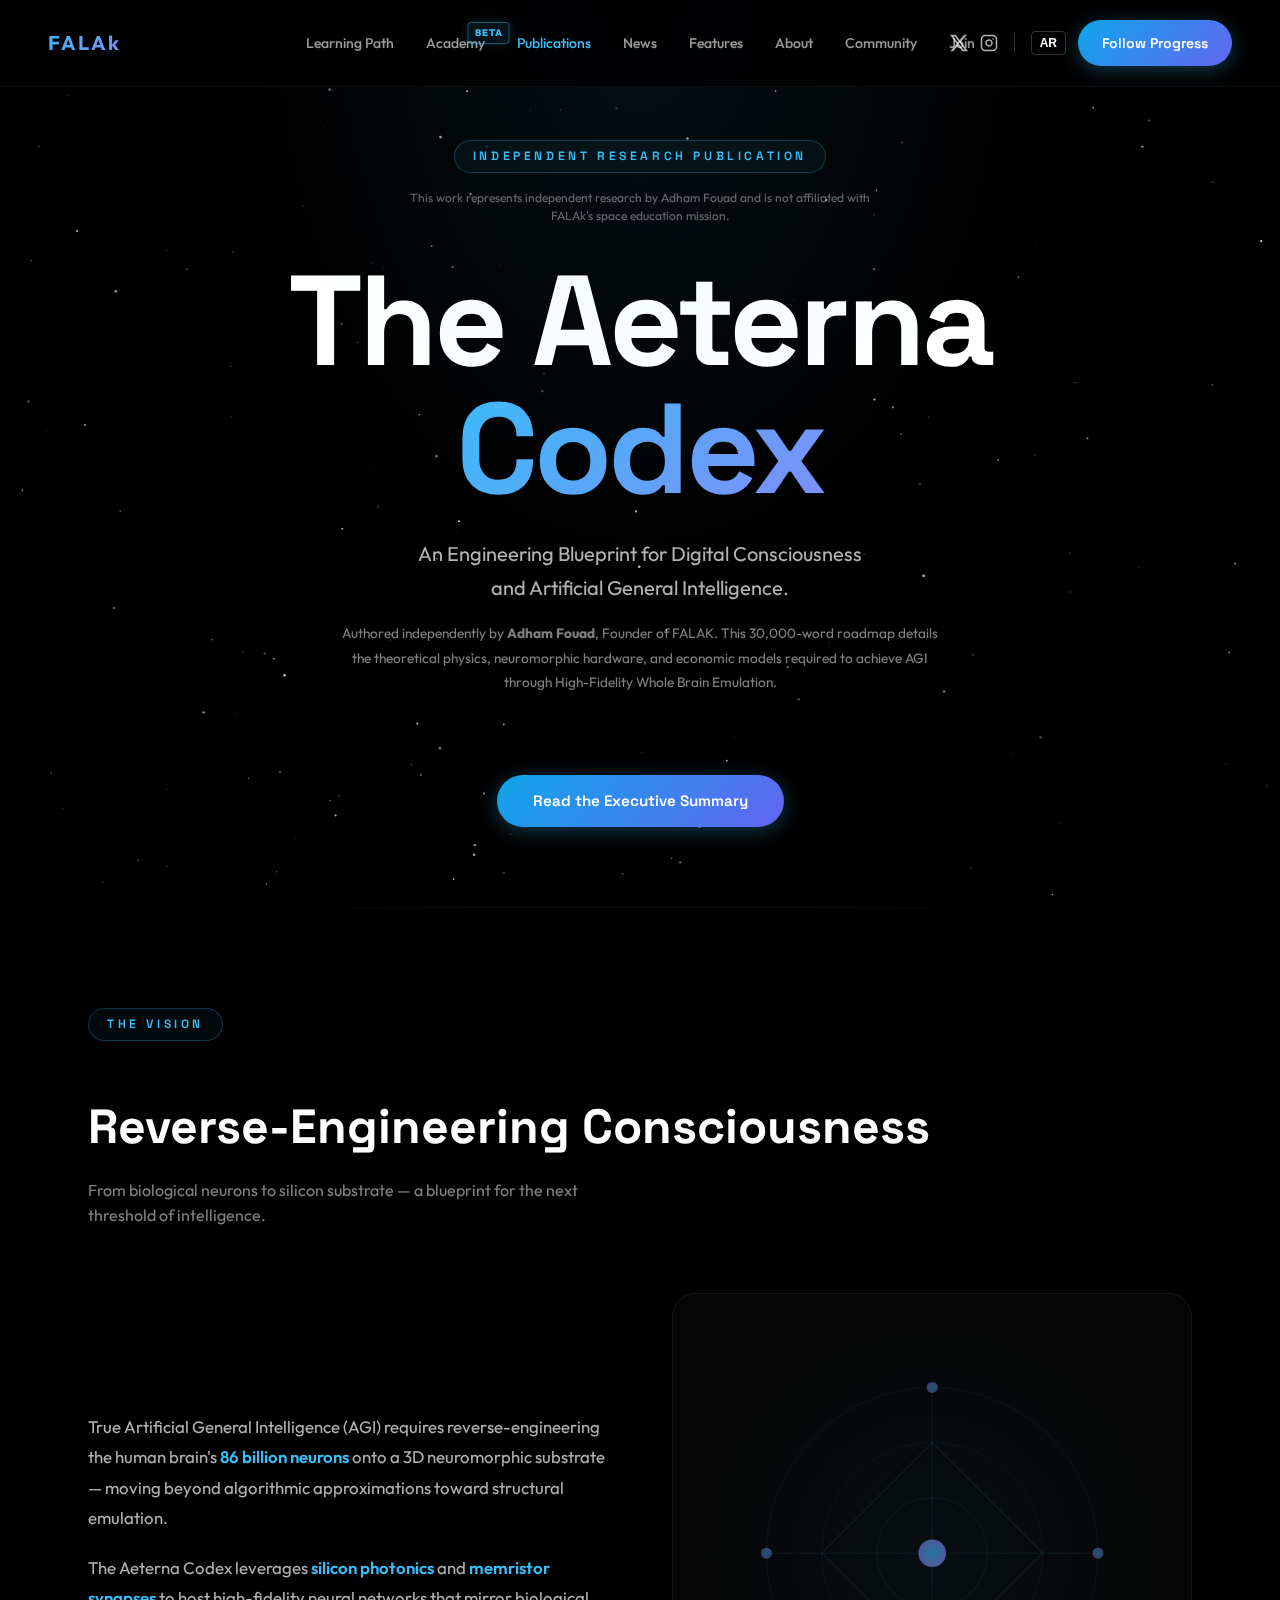
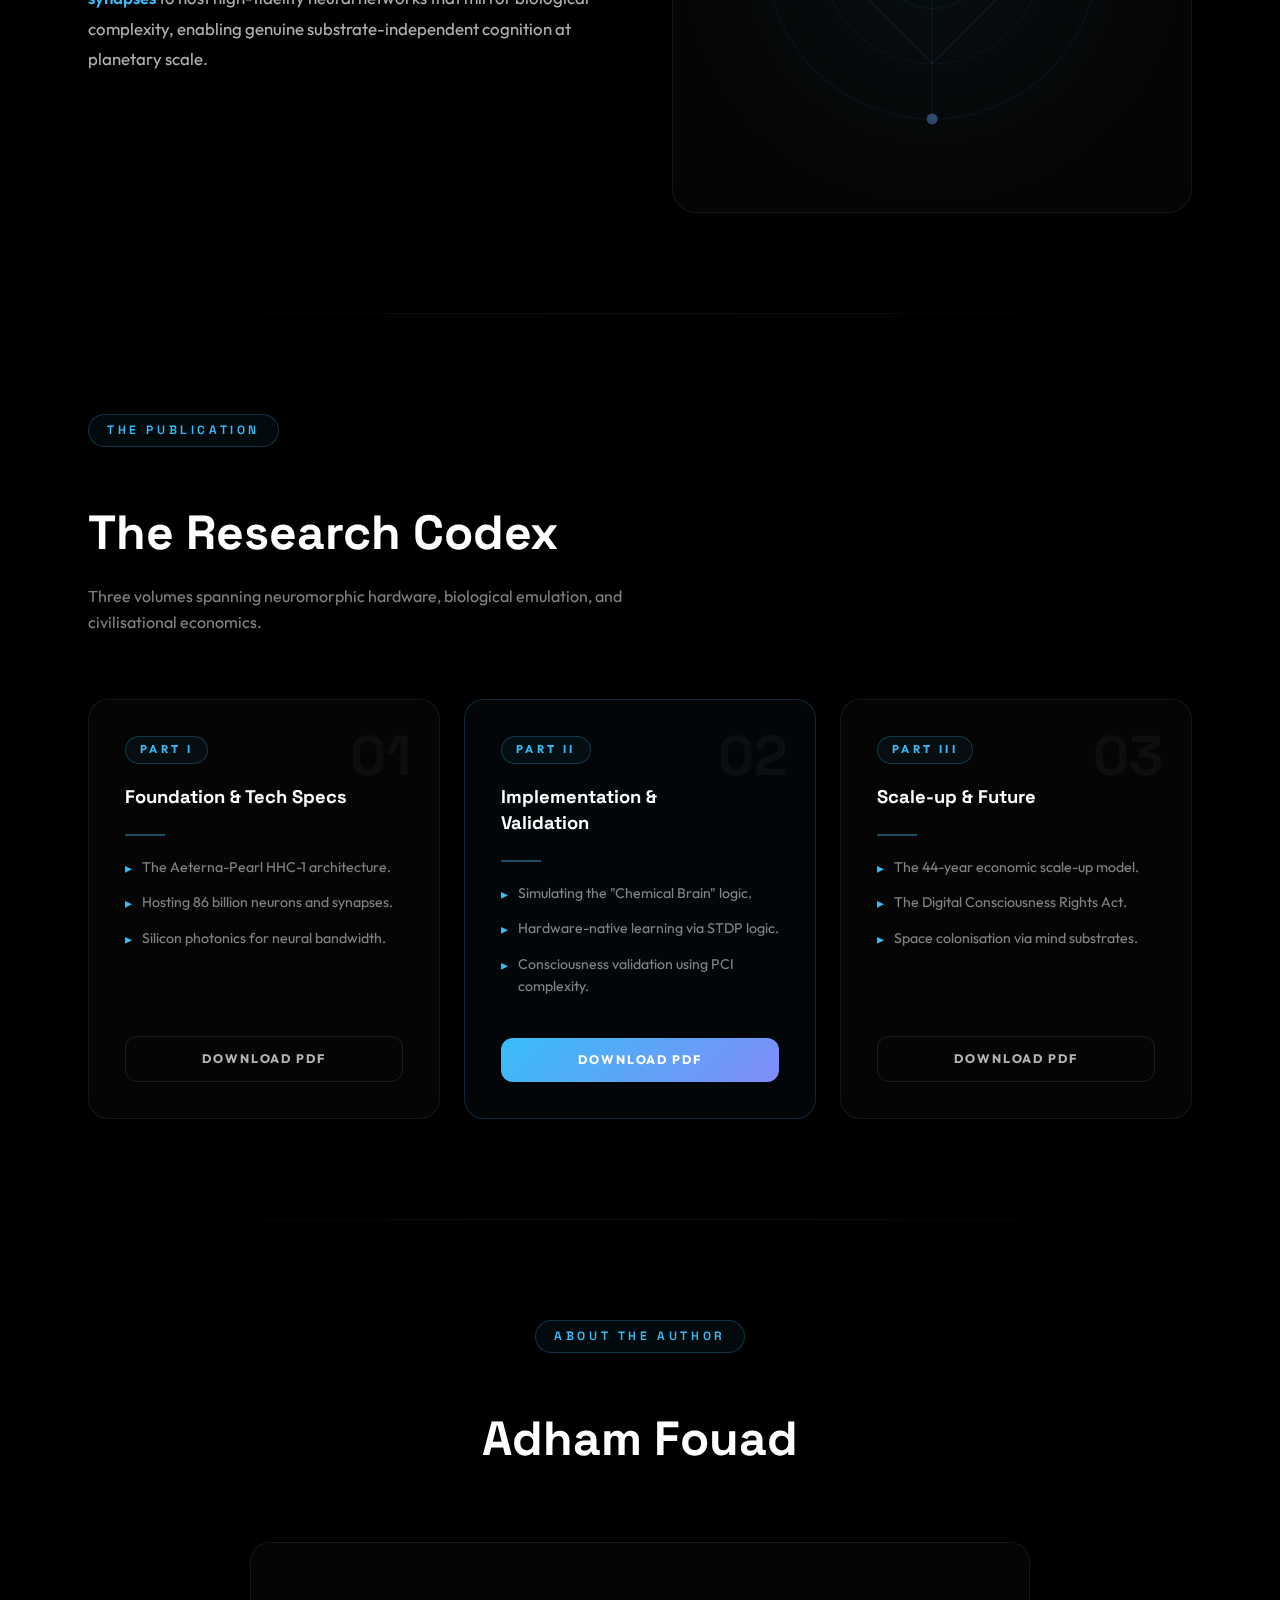
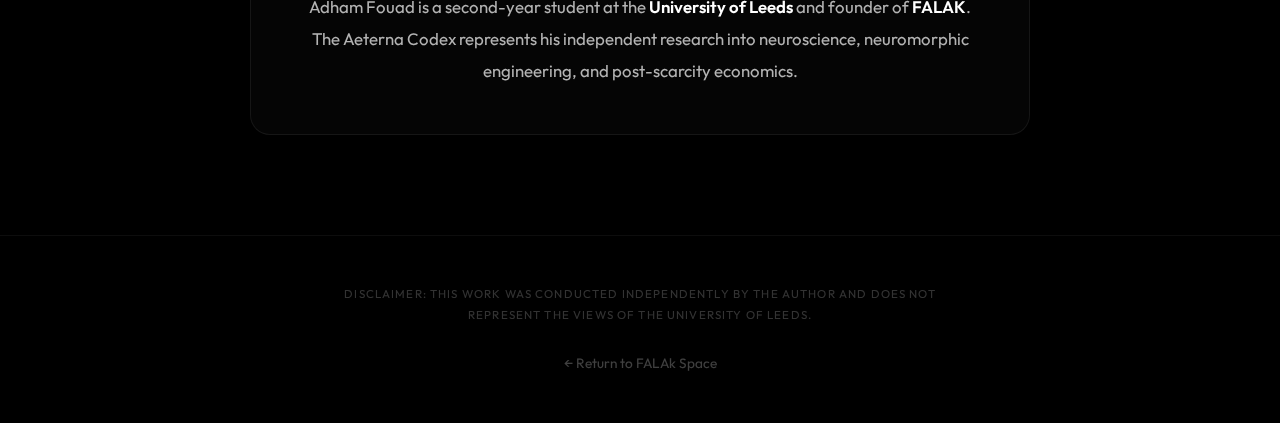
<file: codex.html>
<!DOCTYPE html>
<html lang="en-GB">

<head>
    <meta charset="UTF-8">
    <meta name="viewport"
        content="width=device-width, initial-scale=1.0, maximum-scale=1.0, user-scalable=no, viewport-fit=cover">
    <title>The Aeterna Codex | Research — FALAk</title>
    <meta name="description"
        content="The Aeterna Codex: An Engineering Blueprint for Digital Consciousness and AGI. Explore high-fidelity whole brain emulation and neuromorphic hardware architecture.">
    <meta name="keywords"
        content="AGI, Artificial General Intelligence, Whole Brain Emulation, Neuromorphic Engineering, Aeterna Codex, FALAk Space, Digital Consciousness">
    <link rel="canonical" href="https://falakplatforms.co.uk/codex.html">

    <!-- Open Graph / Facebook -->
    <meta property="og:type" content="article">
    <meta property="og:url" content="https://falakplatforms.co.uk/codex.html">
    <meta property="og:title" content="The Aeterna Codex | Research — FALAk">
    <meta property="og:description"
        content="An Engineering Blueprint for Digital Consciousness and Artificial General Intelligence by Adham Fouad.">
    <meta property="og:image" content="https://falakplatforms.co.uk/OfficialFALAk.png">

    <!-- Twitter -->
    <meta property="twitter:card" content="summary_large_image">
    <meta property="twitter:url" content="https://falakplatforms.co.uk/codex.html">
    <meta property="twitter:title" content="The Aeterna Codex | Research — FALAk">
    <meta property="twitter:description"
        content="An Engineering Blueprint for Digital Consciousness and Artificial General Intelligence by Adham Fouad.">
    <meta property="twitter:image" content="https://falakplatforms.co.uk/OfficialFALAk.png">

    <!-- Structured Data -->
    <script type="application/ld+json">
    {
      "@context": "https://schema.org",
      "@type": "ScholarlyArticle",
      "headline": "The Aeterna Codex",
      "description": "An Engineering Blueprint for Digital Consciousness and Artificial General Intelligence.",
      "author": {
        "@type": "Person",
        "name": "Adham Fouad"
      },
      "publisher": {
        "@type": "Organization",
        "name": "FALAk",
        "logo": {
          "@type": "ImageObject",
          "url": "https://falakplatforms.co.uk/OfficialFALAk.png"
        }
      },
      "url": "https://falakplatforms.co.uk/codex.html"
    }
    </script>
    <link
        href="https://fonts.googleapis.com/css2?family=Space+Grotesk:wght@300;400;500;600;700&family=Outfit:wght@300;400;500;600;700;800&family=IBM+Plex+Sans+Arabic:wght@300;400;500;600;700&display=swap"
        rel="stylesheet">
    <link rel="icon" type="image/x-icon" href="OfficialFALAk.png">
    <style>
        /* ===== EXACT FALAK DESIGN SYSTEM COPIED FROM INDEX.HTML ===== */
        :root {
            --font-display: 'Space Grotesk', sans-serif;
            --font-body: 'Outfit', sans-serif;
            --text-primary: #ffffff;
            --text-secondary: rgba(255, 255, 255, 0.7);
            --text-muted: rgba(255, 255, 255, 0.5);
            --accent-blue: #38bdf8;
            --bg-overlay: rgba(0, 0, 0, 0.85);
        }

        html,
        body {
            overflow-x: hidden;
            width: 100%;
            position: relative;
        }

        * {
            margin: 0;
            padding: 0;
            box-sizing: border-box;
        }

        html {
            scroll-behavior: smooth;
        }

        body {
            font-family: var(--font-body);
            background: #000;
            color: #fff;
            line-height: 1.6;
            overflow-x: hidden;
        }

        h1,
        h2,
        h3,
        h4,
        h5,
        .section-tag {
            font-family: var(--font-display);
        }

        /* Starfield Canvas */
        #starfield {
            position: fixed;
            top: 0;
            left: 0;
            width: 100%;
            height: 100%;
            z-index: 0;
            pointer-events: none;
        }

        /* Navigation - EXACT COPIED FROM INDEX.HTML */
        nav {
            position: fixed;
            top: 0;
            width: 100%;
            padding: 20px 48px;
            display: flex;
            justify-content: space-between;
            align-items: center;
            z-index: 100;
            background: rgba(0, 0, 0, 0.85);
            backdrop-filter: blur(12px);
            border-bottom: 1px solid rgba(255, 255, 255, 0.05);
        }

        .nav-brand {
            flex-shrink: 0;
            font-weight: 700;
            font-size: 1.25rem;
            letter-spacing: 2px;
            background: linear-gradient(135deg, #38bdf8, #818cf8);
            -webkit-background-clip: text;
            background-clip: text;
            -webkit-text-fill-color: transparent;
        }

        .nav-links {
            position: absolute;
            left: 50%;
            transform: translateX(-50%);
            display: flex;
            gap: 32px;
            list-style: none;
            margin: 0;
            padding: 0;
            white-space: nowrap;
        }

        .nav-links a {
            color: rgba(255, 255, 255, 0.6);
            text-decoration: none;
            font-size: 0.875rem;
            font-weight: 500;
            transition: color 0.3s;
        }

        .nav-links a:hover {
            color: #fff;
        }

        .nav-links a.active {
            color: #38bdf8 !important;
        }

        .nav-beta-link {
            position: relative;
        }

        .beta-badge {
            position: absolute;
            top: -12px;
            right: -25px;
            font-size: 0.6rem;
            background: rgba(56, 189, 248, 0.1);
            color: #38bdf8;
            padding: 2px 6px;
            border-radius: 4px;
            border: 1px solid rgba(56, 189, 248, 0.4);
            font-weight: 800;
            letter-spacing: 1px;
            box-shadow: 0 0 10px rgba(56, 189, 248, 0.2);
            pointer-events: none;
        }

        .nav-actions-container {
            display: flex;
            align-items: center;
            gap: 12px;
            flex-shrink: 0;
        }

        .social-icon-link {
            color: var(--text-secondary);
            display: flex;
            align-items: center;
            justify-content: center;
            transition: color 0.3s;
        }

        .social-icon-link:hover {
            color: var(--text-primary);
        }

        .nav-divider {
            width: 1px;
            height: 20px;
            background: rgba(255, 255, 255, 0.2);
            margin: 0 4px;
        }

        .lang-toggle {
            background: none;
            border: 1px solid rgba(255, 255, 255, 0.2);
            color: #fff;
            padding: 4px 8px;
            border-radius: 4px;
            font-size: 0.75rem;
            font-weight: 600;
            cursor: pointer;
            transition: all 0.3s;
        }

        .lang-toggle:hover {
            background: rgba(255, 255, 255, 0.1);
            border-color: rgba(255, 255, 255, 0.4);
        }

        .nav-cta {
            padding: 12px 24px;
            background: linear-gradient(135deg, #0ea5e9, #6366f1);
            color: #fff;
            border-radius: 50px;
            text-decoration: none;
            font-size: 0.875rem;
            font-weight: 600;
            transition: all 0.3s;
            box-shadow: 0 4px 20px rgba(56, 189, 248, 0.3);
            font-family: var(--font-display);
        }

        .nav-cta:hover {
            transform: scale(1.05);
        }

        .menu-toggle-btn {
            display: none;
            background: none;
            border: none;
            color: var(--text-primary);
            cursor: pointer;
            padding: 8px;
            z-index: 101;
        }

        /* Mobile Menu */
        .mobile-menu-overlay {
            position: fixed;
            top: 0;
            left: 0;
            width: 100%;
            height: 100vh;
            background: rgba(0, 0, 0, 0.95);
            backdrop-filter: blur(20px);
            z-index: 100;
            display: flex;
            flex-direction: column;
            justify-content: center;
            align-items: center;
            opacity: 0;
            visibility: hidden;
            transition: all 0.3s ease;
        }

        .mobile-menu-overlay.active {
            opacity: 1 !important;
            visibility: visible !important;
        }

        .mobile-menu-content {
            display: flex;
            flex-direction: column;
            gap: 20px;
            text-align: center;
        }

        .mobile-menu-link {
            color: var(--text-primary);
            font-size: 1.5rem;
            text-decoration: none;
            font-weight: 500;
        }

        .mobile-social-container {
            display: flex;
            gap: 24px;
            margin-top: 20px;
            justify-content: center;
            align-items: center;
        }

        .mobile-social-link {
            color: var(--text-secondary);
        }

        /* Page Content Styling */
        .page-content {
            position: relative;
            z-index: 1;
        }

        .codex-hero {
            min-height: 100vh;
            display: flex;
            flex-direction: column;
            align-items: center;
            justify-content: center;
            text-align: center;
            padding: 140px 48px 80px;
            position: relative;
        }

        .codex-hero::before {
            content: '';
            position: absolute;
            top: 0;
            left: 50%;
            transform: translateX(-50%);
            width: 800px;
            height: 600px;
            background: radial-gradient(ellipse at center top, rgba(56, 189, 248, 0.08) 0%, transparent 70%);
            pointer-events: none;
        }

        .section-tag {
            display: inline-block;
            font-size: 0.75rem;
            font-weight: 600;
            letter-spacing: 0.3em;
            text-transform: uppercase;
            color: var(--accent-blue);
            border: 1px solid rgba(56, 189, 248, 0.25);
            padding: 6px 18px;
            border-radius: 50px;
            background: rgba(56, 189, 248, 0.05);
            margin-bottom: 32px;
        }

        .codex-title {
            font-size: clamp(3.5rem, 10vw, 8rem);
            font-weight: 800;
            letter-spacing: -0.03em;
            line-height: 1;
            margin-bottom: 24px;
        }

        .codex-title .accent {
            background: linear-gradient(135deg, #38bdf8, #818cf8);
            -webkit-background-clip: text;
            -webkit-text-fill-color: transparent;
            background-clip: text;
        }

        .codex-subtitle {
            font-size: 1.25rem;
            font-weight: 400;
            color: var(--text-secondary);
            max-width: 680px;
            margin: 0 auto 16px;
            line-height: 1.7;
        }

        .codex-byline {
            font-size: 0.85rem;
            color: var(--text-muted);
            max-width: 600px;
            margin: 0 auto 48px;
            line-height: 1.8;
        }

        .content-section {
            padding: 100px 48px;
            max-width: 1200px;
            margin: 0 auto;
        }

        .section-header {
            margin-bottom: 64px;
        }

        .section-header h2 {
            font-size: clamp(2rem, 4vw, 3rem);
            font-weight: 700;
            margin-top: 16px;
        }

        .section-desc {
            color: var(--text-muted);
            margin-top: 12px;
            font-size: 1rem;
            max-width: 560px;
        }

        /* Vision Grid */
        .vision-grid {
            display: grid;
            grid-template-columns: 1fr 1fr;
            gap: 64px;
            align-items: center;
        }

        .vision-text p {
            color: var(--text-secondary);
            font-size: 1.05rem;
            line-height: 1.8;
            margin-bottom: 20px;
        }

        .vision-text p span {
            color: var(--accent-blue);
            font-weight: 600;
        }

        .vision-graphic {
            aspect-ratio: 1;
            background: rgba(255, 255, 255, 0.02);
            border: 1px solid rgba(255, 255, 255, 0.07);
            border-radius: 24px;
            display: flex;
            align-items: center;
            justify-content: center;
            overflow: hidden;
            position: relative;
        }

        .vision-graphic::before {
            content: '';
            position: absolute;
            inset: 0;
            background: radial-gradient(circle at center, rgba(56, 189, 248, 0.05) 0%, transparent 70%);
        }

        /* Research Cards */
        .cards-grid {
            display: grid;
            grid-template-columns: repeat(3, 1fr);
            gap: 24px;
        }

        .research-card {
            background: rgba(255, 255, 255, 0.02);
            border: 1px solid rgba(255, 255, 255, 0.07);
            border-radius: 20px;
            padding: 36px;
            display: flex;
            flex-direction: column;
            transition: all 0.3s ease;
            position: relative;
        }

        .research-card:hover {
            background: rgba(56, 189, 248, 0.04);
            border-color: rgba(56, 189, 248, 0.3);
            transform: translateY(-6px);
            box-shadow: 0 20px 60px rgba(0, 0, 0, 0.4), 0 0 40px rgba(56, 189, 248, 0.08);
        }

        .card-part {
            font-size: 0.7rem;
            font-weight: 700;
            letter-spacing: 0.3em;
            text-transform: uppercase;
            color: var(--accent-blue);
            border: 1px solid rgba(56, 189, 248, 0.25);
            padding: 4px 14px;
            border-radius: 50px;
            background: rgba(56, 189, 248, 0.05);
            display: inline-block;
            margin-bottom: 20px;
            width: fit-content;
        }

        .card-number {
            font-family: var(--font-display);
            font-size: 3.5rem;
            font-weight: 800;
            color: rgba(255, 255, 255, 0.04);
            line-height: 1;
            position: absolute;
            right: 28px;
            top: 28px;
        }

        .research-card h3 {
            font-size: 1.15rem;
            font-weight: 700;
            margin-bottom: 8px;
            line-height: 1.4;
            max-width: 80%;
        }

        .card-divider {
            width: 40px;
            height: 2px;
            background: rgba(56, 189, 248, 0.4);
            margin: 16px 0 20px;
        }

        .card-bullets {
            list-style: none;
            flex-grow: 1;
            margin-bottom: 28px;
        }

        .card-bullets li {
            display: flex;
            gap: 10px;
            align-items: flex-start;
            font-size: 0.88rem;
            color: var(--text-muted);
            line-height: 1.6;
            margin-bottom: 12px;
        }

        .card-bullets li::before {
            content: '▸';
            color: var(--accent-blue);
            flex-shrink: 0;
            margin-top: 1px;
        }

        .download-btn {
            display: flex;
            align-items: center;
            justify-content: center;
            gap: 8px;
            padding: 12px 20px;
            border-radius: 12px;
            border: 1px solid rgba(255, 255, 255, 0.1);
            color: var(--text-secondary);
            text-decoration: none;
            font-size: 0.78rem;
            font-weight: 700;
            letter-spacing: 0.15em;
            text-transform: uppercase;
            transition: all 0.2s;
        }

        .download-btn:hover {
            border-color: var(--accent-blue);
            color: var(--accent-blue);
            background: rgba(56, 189, 248, 0.05);
        }

        .download-btn.primary {
            background: linear-gradient(135deg, #38bdf8, #818cf8);
            border: none;
            color: #fff;
        }

        .download-btn.primary:hover {
            opacity: 0.9;
            transform: translateY(-1px);
        }

        /* About Author Card */
        .about-card {
            max-width: 780px;
            margin: 0 auto;
            background: rgba(255, 255, 255, 0.02);
            border: 1px solid rgba(255, 255, 255, 0.07);
            border-radius: 20px;
            padding: 48px;
            text-align: center;
        }

        .about-card p {
            color: var(--text-secondary);
            font-size: 1.05rem;
            line-height: 1.9;
        }

        .about-card strong {
            color: var(--text-primary);
            font-weight: 600;
        }

        /* Footer */
        .codex-footer {
            border-top: 1px solid rgba(255, 255, 255, 0.05);
            padding: 48px;
            text-align: center;
        }

        .disclaimer {
            color: rgba(255, 255, 255, 0.2);
            font-size: 0.72rem;
            letter-spacing: 0.1em;
            text-transform: uppercase;
            line-height: 1.8;
            max-width: 600px;
            margin: 0 auto 24px;
        }

        .back-link {
            color: rgba(255, 255, 255, 0.25);
            text-decoration: none;
            font-size: 0.85rem;
            transition: color 0.2s;
        }

        .back-link:hover {
            color: var(--accent-blue);
        }

        .section-separator {
            height: 1px;
            background: linear-gradient(90deg, transparent, rgba(255, 255, 255, 0.06), transparent);
            margin: 0 48px;
        }

        /* MEDIA QUERIES - MATCHING INDEX.HTML NAV BEHAVIOR */
        @media (max-width: 1100px) {
            .nav-links {
                gap: 20px;
            }
        }

        @media (max-width: 900px) {
            nav {
                padding: 16px 24px;
            }

            .nav-links {
                display: none;
            }

            .nav-actions-container {
                gap: 8px;
            }

            .nav-divider,
            .lang-toggle,
            .nav-cta {
                display: none !important;
            }

            .menu-toggle-btn {
                display: block;
            }

            .codex-hero {
                padding: 120px 24px 60px;
            }

            .content-section {
                padding: 64px 24px;
            }

            .vision-grid {
                grid-template-columns: 1fr;
                gap: 40px;
            }

            .vision-graphic {
                aspect-ratio: 4/3;
            }

            .cards-grid {
                grid-template-columns: 1fr;
            }

            .about-card {
                padding: 32px 24px;
            }

            .codex-footer {
                padding: 40px 24px;
            }

            .section-separator {
                margin: 0 24px;
            }

            .codex-hero br {
                display: none;
            }

            .codex-title {
                font-size: clamp(2.5rem, 12vw, 4rem);
                word-break: break-word;
            }

            .codex-subtitle,
            .codex-byline {
                max-width: 100%;
                padding: 0 10px;
            }
        }

        @media (max-width: 480px) {
            .codex-title {
                font-size: 2.8rem;
            }

            .codex-hero {
                padding-top: 100px;
            }
        }
    </style>
</head>

<body>

    <!-- Starfield Canvas -->
    <canvas id="starfield"></canvas>

    <!-- NAVIGATION - EXACT MATCHING INDEX.HTML -->
    <nav>
        <div class="nav-brand">FALAk</div>
        <ul class="nav-links">
            <li><a href="index.html#journey" id="nav-journey">Learning Path</a></li>
            <li><a href="index.html#simlab-section" class="nav-beta-link">Academy <span
                        class="beta-badge">BETA</span></a></li>
            <li><a href="codex.html" class="active">Publications</a></li>
            <li><a href="index.html#news" id="nav-news">News</a></li>
            <li><a href="index.html#features" id="nav-features">Features</a></li>
            <li><a href="index.html#about" id="nav-about">About</a></li>
            <li><a href="index.html#community" id="nav-community">Community</a></li>
            <li><a href="index.html#join" id="nav-join">Join</a></li>
        </ul>
        <div class="nav-actions-container nav-actions">
            <!-- Social Icons -->
            <a href="https://x.com/FALAkPlatforms" target="_blank" aria-label="X (Twitter)" class="social-icon-link">
                <svg viewBox="0 0 24 24" width="18" height="18" fill="currentColor">
                    <path
                        d="M18.901 1.153h3.68l-8.04 9.19L24 22.846h-7.406l-5.8-7.584-6.638 7.584H.474l8.6-9.83L0 1.154h7.594l5.243 6.932ZM17.61 20.644h2.039L6.486 3.24H4.298Z">
                    </path>
                </svg>
            </a>
            <a href="https://instagram.com/FALAkPlatforms" target="_blank" aria-label="Instagram"
                class="social-icon-link">
                <svg viewBox="0 0 24 24" width="18" height="18" fill="none" stroke="currentColor" stroke-width="2"
                    stroke-linecap="round" stroke-linejoin="round">
                    <rect x="2" y="2" width="20" height="20" rx="5" ry="5"></rect>
                    <path d="M16 11.37A4 4 0 1 1 12.63 8 4 4 0 0 1 16 11.37z"></path>
                    <line x1="17.5" y1="6.5" x2="17.51" y2="6.5"></line>
                </svg>
            </a>
            <div class="nav-divider"></div>

            <button id="lang-toggle" class="lang-toggle">AR</button>
            <a href="index.html#join" class="btn nav-cta" id="nav-cta">Follow Progress</a>

            <!-- Mobile Menu Toggle -->
            <button id="menu-toggle" class="menu-toggle-btn" aria-label="Toggle Menu">
                <svg viewBox="0 0 24 24" width="28" height="28" fill="none" stroke="currentColor" stroke-width="2">
                    <line x1="3" y1="12" x2="21" y2="12"></line>
                    <line x1="3" y1="6" x2="21" y2="6"></line>
                    <line x1="3" y1="18" x2="21" y2="18"></line>
                </svg>
            </button>
        </div>
    </nav>

    <!-- Mobile Menu Overlay -->
    <div id="mobile-menu" class="mobile-menu-overlay">
        <div class="mobile-menu-content">
            <a href="index.html#journey" class="mobile-menu-link">Learning Path</a>
            <a href="index.html#simlab-section" class="mobile-menu-link">Academy</a>
            <a href="codex.html" class="mobile-menu-link" style="color: var(--accent-blue);">Publications</a>
            <a href="index.html#news" class="mobile-menu-link">News</a>
            <a href="index.html#features" class="mobile-menu-link">Features</a>
            <a href="index.html#about" class="mobile-menu-link">About</a>
            <a href="index.html#community" class="mobile-menu-link">Community</a>
            <a href="index.html#join" class="mobile-menu-link">Join</a>
            <div class="mobile-social-container">
                <a href="https://x.com/FALAkPlatforms" target="_blank" class="mobile-social-link">
                    <svg viewBox="0 0 24 24" width="24" height="24" fill="currentColor">
                        <path
                            d="M18.901 1.153h3.68l-8.04 9.19L24 22.846h-7.406l-5.8-7.584-6.638 7.584H.474l8.6-9.83L0 1.154h7.594l5.243 6.932ZM17.61 20.644h2.039L6.486 3.24H4.298Z">
                        </path>
                    </svg>
                </a>
                <a href="https://instagram.com/FALAkPlatforms" target="_blank" class="mobile-social-link">
                    <svg viewBox="0 0 24 24" width="24" height="24" fill="none" stroke="currentColor" stroke-width="2"
                        stroke-linecap="round" stroke-linejoin="round">
                        <rect x="2" y="2" width="20" height="20" rx="5" ry="5"></rect>
                        <path d="M16 11.37A4 4 0 1 1 12.63 8 4 4 0 0 1 16 11.37z"></path>
                        <line x1="17.5" y1="6.5" x2="17.51" y2="6.5"></line>
                    </svg>
                </a>
            </div>
        </div>
    </div>

    <div class="page-content">

        <!-- HERO -->
        <section class="codex-hero">
            <span class="section-tag">Independent Research Publication</span>
            <p class="disclaimer-text"
                style="color: rgba(255, 255, 255, 0.4); font-size: 0.75rem; max-width: 500px; margin: -16px auto 32px; line-height: 1.5;">
                This work represents independent research by Adham Fouad and is not affiliated with FALAk's space
                education mission.
            </p>
            <h1 class="codex-title">
                The Aeterna<br><span class="accent">Codex</span>
            </h1>
            <p class="codex-subtitle">
                An Engineering Blueprint for Digital Consciousness<br>and Artificial General Intelligence.
            </p>
            <p class="codex-byline">
                Authored independently by <strong>Adham Fouad</strong>, Founder of FALAK. This 30,000-word roadmap
                details the theoretical physics, neuromorphic hardware, and economic models required to achieve AGI
                through High-Fidelity Whole Brain Emulation.
            </p>
            <a href="#papers" class="btn nav-cta" style="font-size:0.95rem; padding: 14px 36px; margin-top: 32px;">
                Read the Executive Summary
            </a>
        </section>

        <div class="section-separator"></div>

        <!-- THE VISION -->
        <section class="content-section">
            <div class="section-header">
                <div class="section-tag">The Vision</div>
                <h2>Reverse-Engineering Consciousness</h2>
                <p class="section-desc">From biological neurons to silicon substrate — a blueprint for the next
                    threshold of intelligence.</p>
            </div>

            <div class="vision-grid">
                <div class="vision-text">
                    <p>
                        True Artificial General Intelligence (AGI) requires reverse-engineering the human brain's
                        <span>86 billion neurons</span> onto a 3D neuromorphic substrate — moving beyond algorithmic
                        approximations toward structural emulation.
                    </p>
                    <p>
                        The Aeterna Codex leverages <span>silicon photonics</span> and <span>memristor synapses</span>
                        to host high-fidelity neural networks that mirror biological complexity, enabling genuine
                        substrate-independent cognition at planetary scale.
                    </p>
                </div>

                <div class="vision-graphic">
                    <svg viewBox="0 0 300 300" style="width:80%; height:80%; opacity:0.6;"
                        xmlns="http://www.w3.org/2000/svg">
                        <defs>
                            <radialGradient id="nodeGrad" cx="50%" cy="50%" r="50%">
                                <stop offset="0%" stop-color="#38bdf8" />
                                <stop offset="100%" stop-color="#818cf8" />
                            </radialGradient>
                        </defs>
                        <circle cx="150" cy="150" r="120" fill="none" stroke="rgba(56,189,248,0.1)" stroke-width="1" />
                        <circle cx="150" cy="150" r="80" fill="none" stroke="rgba(56,189,248,0.08)" stroke-width="1" />
                        <circle cx="150" cy="150" r="40" fill="none" stroke="rgba(56,189,248,0.1)" stroke-width="1" />
                        <line x1="150" y1="30" x2="150" y2="270" stroke="rgba(56,189,248,0.15)" stroke-width="0.8" />
                        <line x1="30" y1="150" x2="270" y2="150" stroke="rgba(56,189,248,0.15)" stroke-width="0.8" />
                        <line x1="150" y1="70" x2="230" y2="150" stroke="rgba(129,140,248,0.2)" stroke-width="0.8" />
                        <line x1="230" y1="150" x2="150" y2="230" stroke="rgba(129,140,248,0.2)" stroke-width="0.8" />
                        <line x1="150" y1="230" x2="70" y2="150" stroke="rgba(129,140,248,0.2)" stroke-width="0.8" />
                        <line x1="70" y1="150" x2="150" y2="70" stroke="rgba(129,140,248,0.2)" stroke-width="0.8" />
                        <circle cx="150" cy="30" r="4" fill="url(#nodeGrad)" opacity="0.7" />
                        <circle cx="150" cy="270" r="4" fill="url(#nodeGrad)" opacity="0.7" />
                        <circle cx="30" cy="150" r="4" fill="url(#nodeGrad)" opacity="0.7" />
                        <circle cx="270" cy="150" r="4" fill="url(#nodeGrad)" opacity="0.7" />
                        <circle cx="150" cy="150" r="10" fill="url(#nodeGrad)" opacity="1" />
                    </svg>
                </div>
            </div>
        </section>

        <div class="section-separator"></div>

        <!-- RESEARCH PAPERS -->
        <section id="papers" class="content-section">
            <div class="section-header">
                <div class="section-tag">The Publication</div>
                <h2>The Research Codex</h2>
                <p class="section-desc">Three volumes spanning neuromorphic hardware, biological emulation, and
                    civilisational economics.</p>
            </div>

            <div class="cards-grid">
                <!-- Part I -->
                <div class="research-card">
                    <span class="card-number">01</span>
                    <span class="card-part">Part I</span>
                    <h3>Foundation &amp; Tech Specs</h3>
                    <div class="card-divider"></div>
                    <ul class="card-bullets">
                        <li>The Aeterna-Pearl HHC-1 architecture.</li>
                        <li>Hosting 86 billion neurons and synapses.</li>
                        <li>Silicon photonics for neural bandwidth.</li>
                    </ul>
                    <a href="assets/docs/codex/The Aeterna Codex - Part 1_ Foundation &amp; Technical Specifications.pdf"
                        download class="download-btn">
                        Download PDF
                    </a>
                </div>

                <!-- Part II (featured) -->
                <div class="research-card"
                    style="border-color: rgba(56,189,248,0.2); background: rgba(56,189,248,0.03);">
                    <span class="card-number">02</span>
                    <span class="card-part">Part II</span>
                    <h3>Implementation &amp; Validation</h3>
                    <div class="card-divider"></div>
                    <ul class="card-bullets">
                        <li>Simulating the "Chemical Brain" logic.</li>
                        <li>Hardware-native learning via STDP logic.</li>
                        <li>Consciousness validation using PCI complexity.</li>
                    </ul>
                    <a href="assets/docs/codex/The Aeterna Codex - Academic Edition - Part 2.pdf" download
                        class="download-btn primary">
                        Download PDF
                    </a>
                </div>

                <!-- Part III -->
                <div class="research-card">
                    <span class="card-number">03</span>
                    <span class="card-part">Part III</span>
                    <h3>Scale-up &amp; Future</h3>
                    <div class="card-divider"></div>
                    <ul class="card-bullets">
                        <li>The 44-year economic scale-up model.</li>
                        <li>The Digital Consciousness Rights Act.</li>
                        <li>Space colonisation via mind substrates.</li>
                    </ul>
                    <a href="assets/docs/codex/The Aeterna Codex - Part 3_ Implementation &amp; Future.pdf" download
                        class="download-btn">
                        Download PDF
                    </a>
                </div>
            </div>
        </section>

        <div class="section-separator"></div>

        <!-- AUTHOR -->
        <section class="content-section" style="text-align:center;">
            <div class="section-header">
                <div class="section-tag">About the Author</div>
                <h2>Adham Fouad</h2>
            </div>
            <div class="about-card">
                <p>
                    Adham Fouad is a second-year student at the <strong>University of Leeds</strong> and founder of
                    <strong>FALAK</strong>. The Aeterna Codex represents his independent research into neuroscience,
                    neuromorphic engineering, and post-scarcity economics.
                </p>
            </div>
        </section>

        <!-- FOOTER -->
        <footer class="codex-footer">
            <p class="disclaimer">
                Disclaimer: This work was conducted independently by the author and does not represent the views of the
                University of Leeds.
            </p>
            <a href="index.html" class="back-link">← Return to FALAk Space</a>
        </footer>

    </div>

    <script>
        // Starfield Canvas (Identical to index.html logic)
        (function () {
            const canvas = document.getElementById('starfield');
            const ctx = canvas.getContext('2d');
            let stars = [];

            function resize() {
                canvas.width = window.innerWidth;
                canvas.height = window.innerHeight;
            }

            function initStars() {
                stars = [];
                for (let i = 0; i < 200; i++) {
                    stars.push({
                        x: Math.random() * canvas.width,
                        y: Math.random() * canvas.height,
                        r: Math.random() * 1.2 + 0.2,
                        a: Math.random(),
                        s: Math.random() * 0.003 + 0.001
                    });
                }
            }

            function draw() {
                ctx.clearRect(0, 0, canvas.width, canvas.height);
                stars.forEach(st => {
                    st.a += st.s;
                    if (st.a > 1 || st.a < 0) st.s *= -1;
                    ctx.beginPath();
                    ctx.arc(st.x, st.y, st.r, 0, Math.PI * 2);
                    ctx.fillStyle = `rgba(255,255,255,${st.a * 0.8})`;
                    ctx.fill();
                });
                requestAnimationFrame(draw);
            }

            resize();
            initStars();
            draw();
            window.addEventListener('resize', () => { resize(); initStars(); });
        })();

        // Mobile Menu Toggle (Exact matching index.html logic)
        document.addEventListener('DOMContentLoaded', function () {
            const toggle = document.getElementById('menu-toggle');
            const menu = document.getElementById('mobile-menu');

            if (toggle && menu) {
                toggle.addEventListener('click', function (e) {
                    e.stopPropagation();
                    e.preventDefault();
                    menu.classList.toggle('active');
                });

                // Close when clicking links
                const links = menu.querySelectorAll('a');
                links.forEach(link => {
                    link.addEventListener('click', () => {
                        menu.classList.remove('active');
                    });
                });

                // Close on background click
                menu.addEventListener('click', (e) => {
                    if (e.target === menu) menu.classList.remove('active');
                });
            }
        });
    </script>

</body>

</html>
</file>
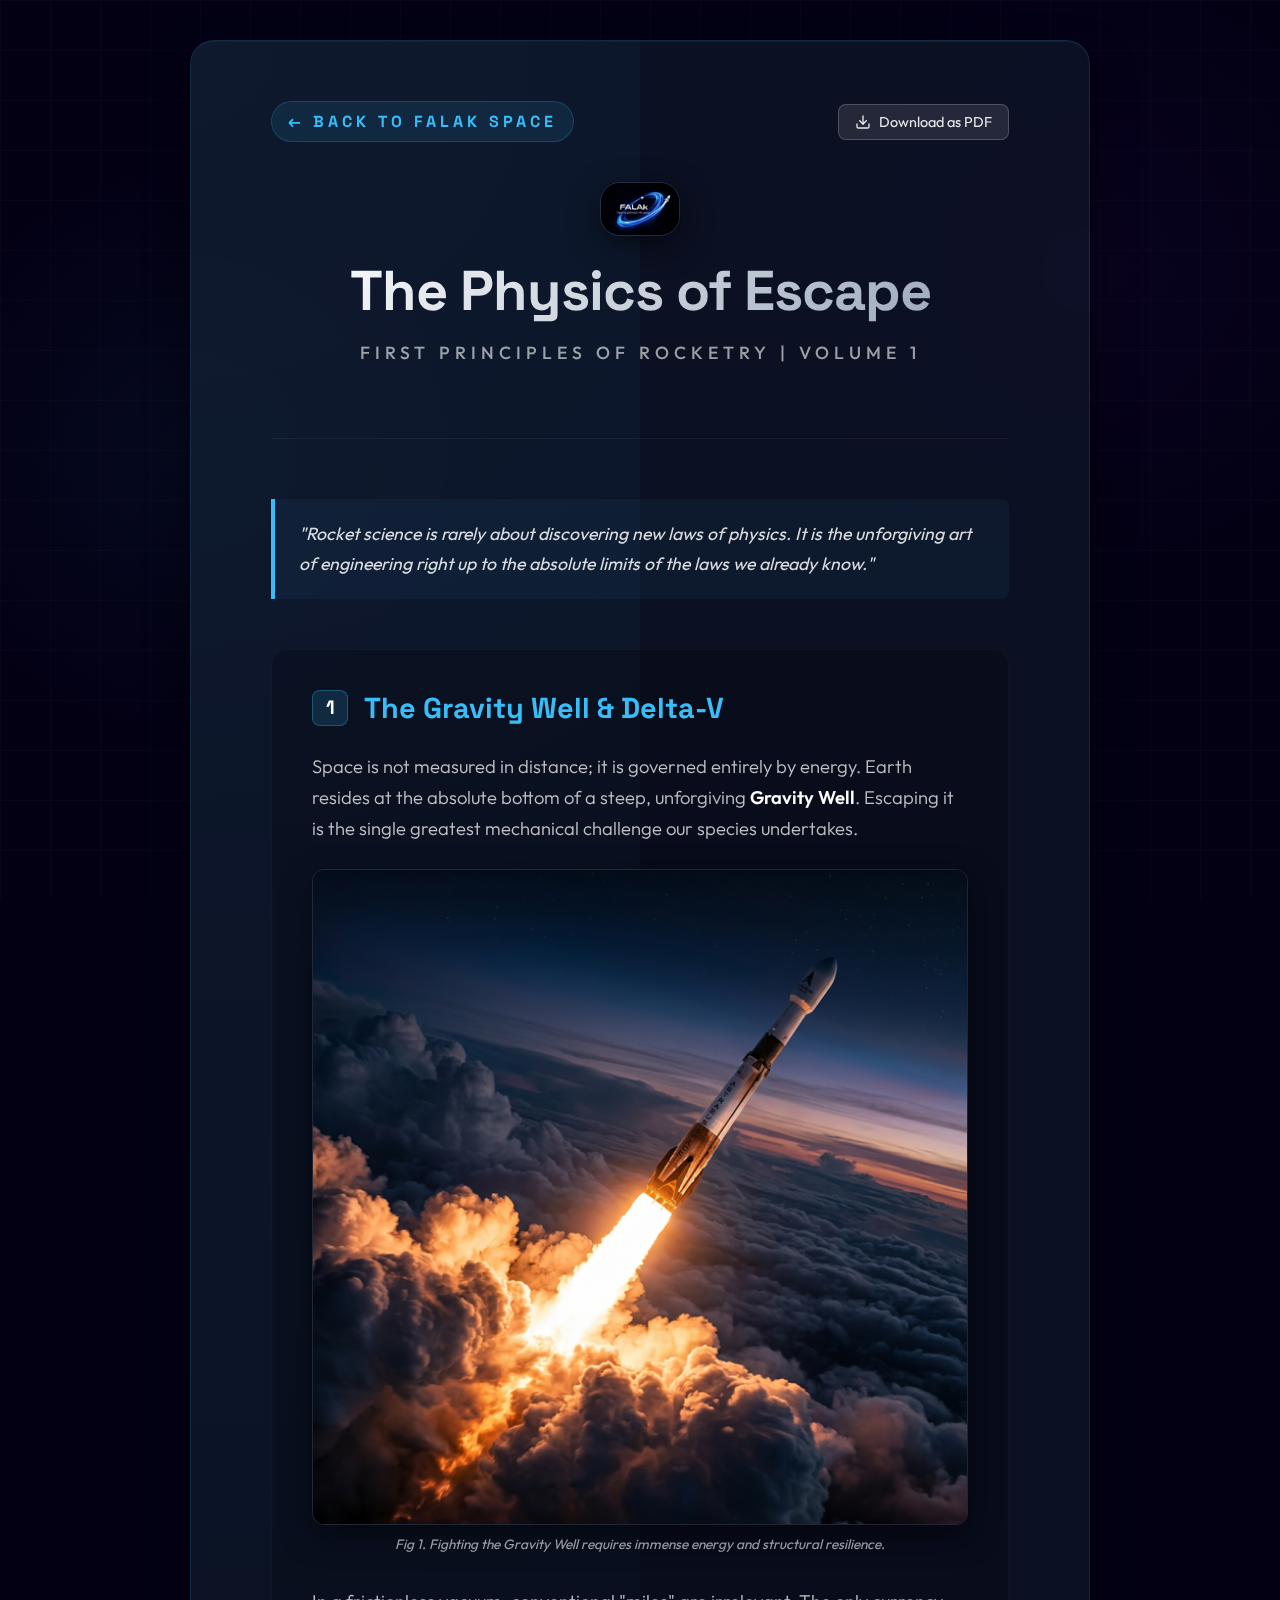
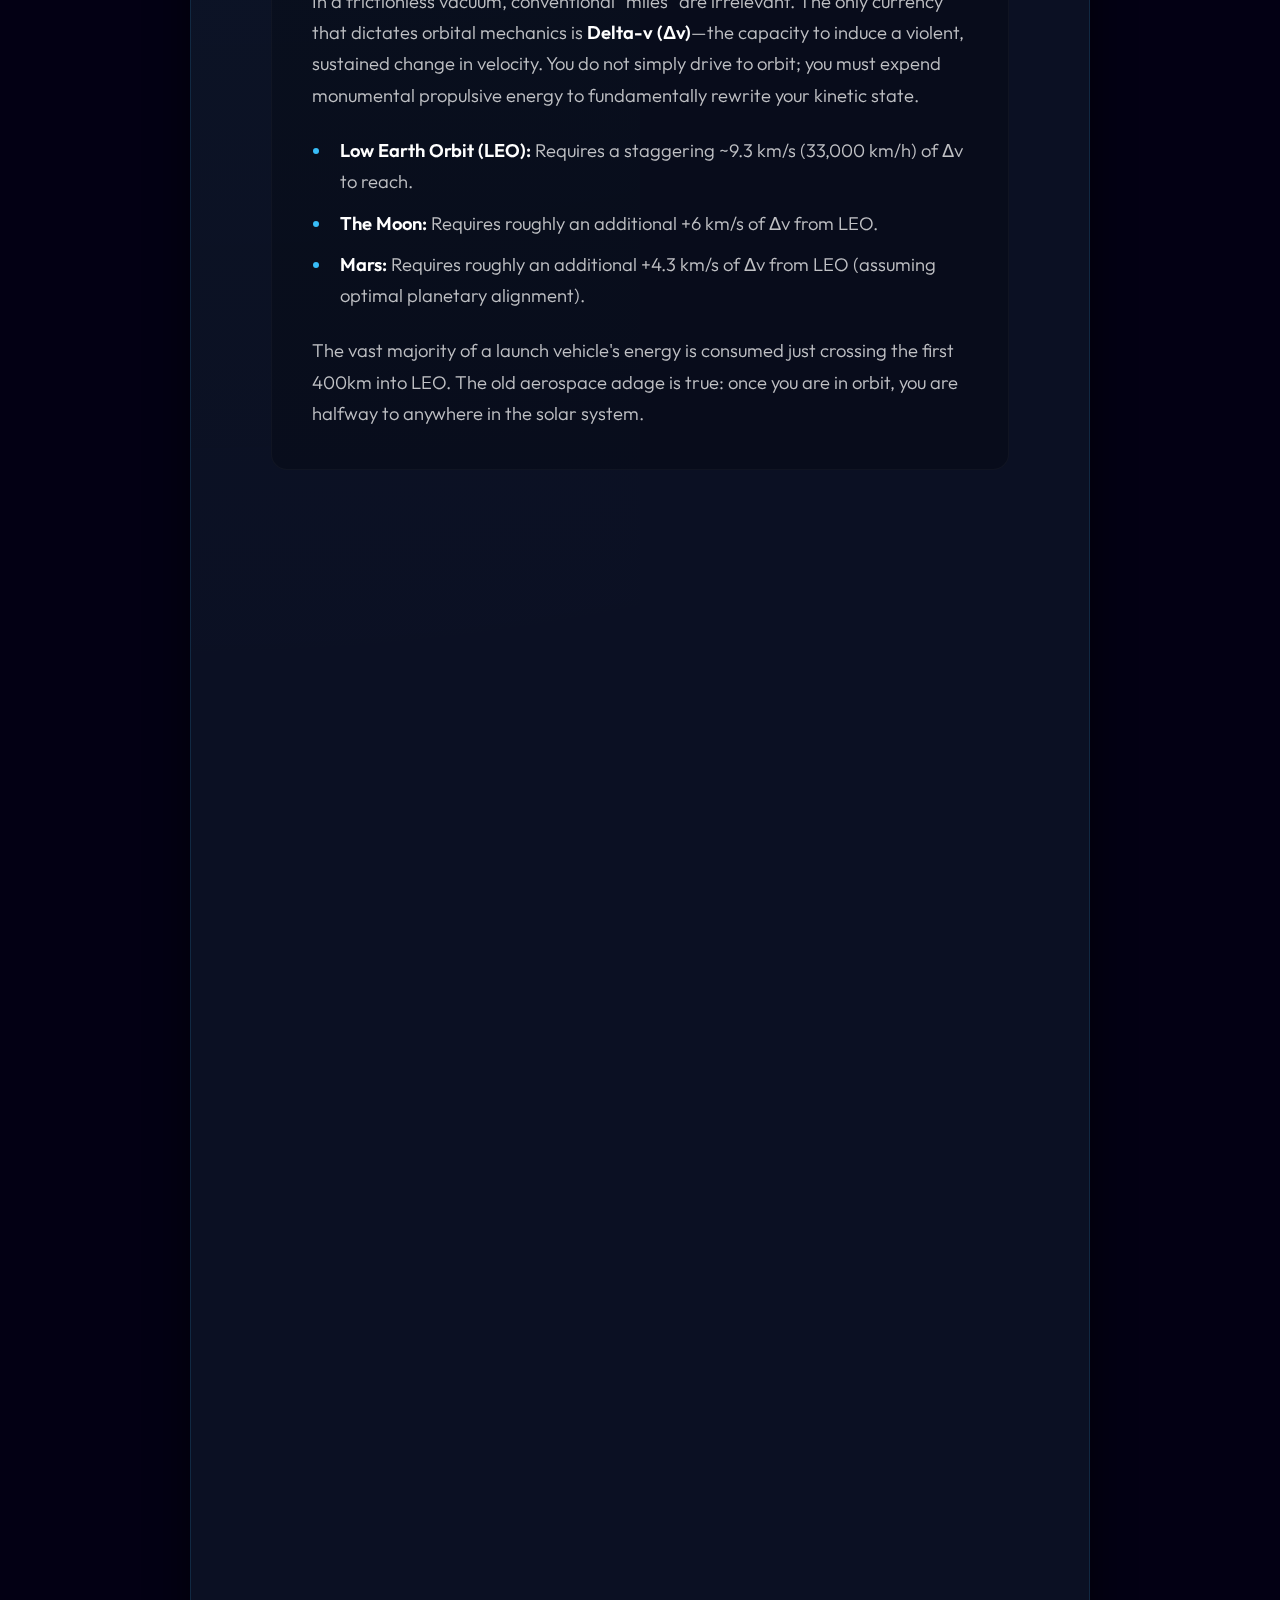
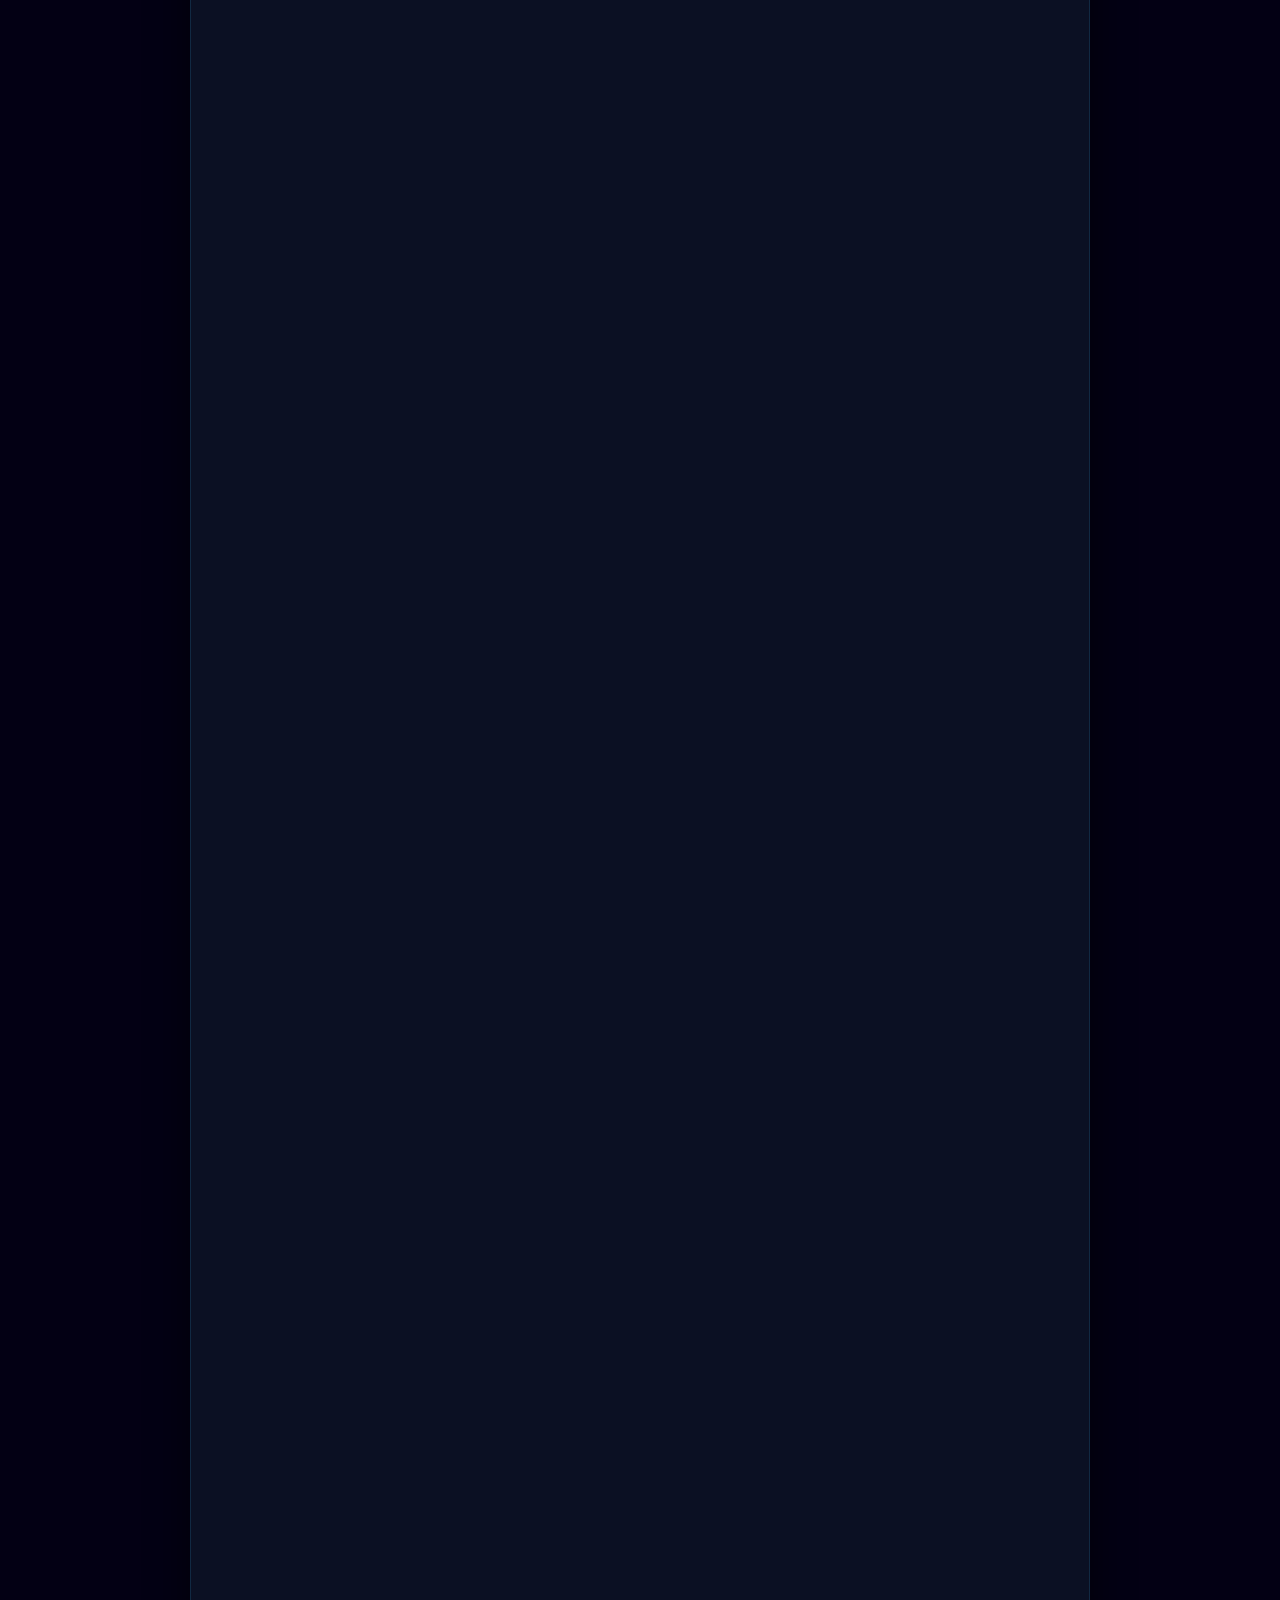
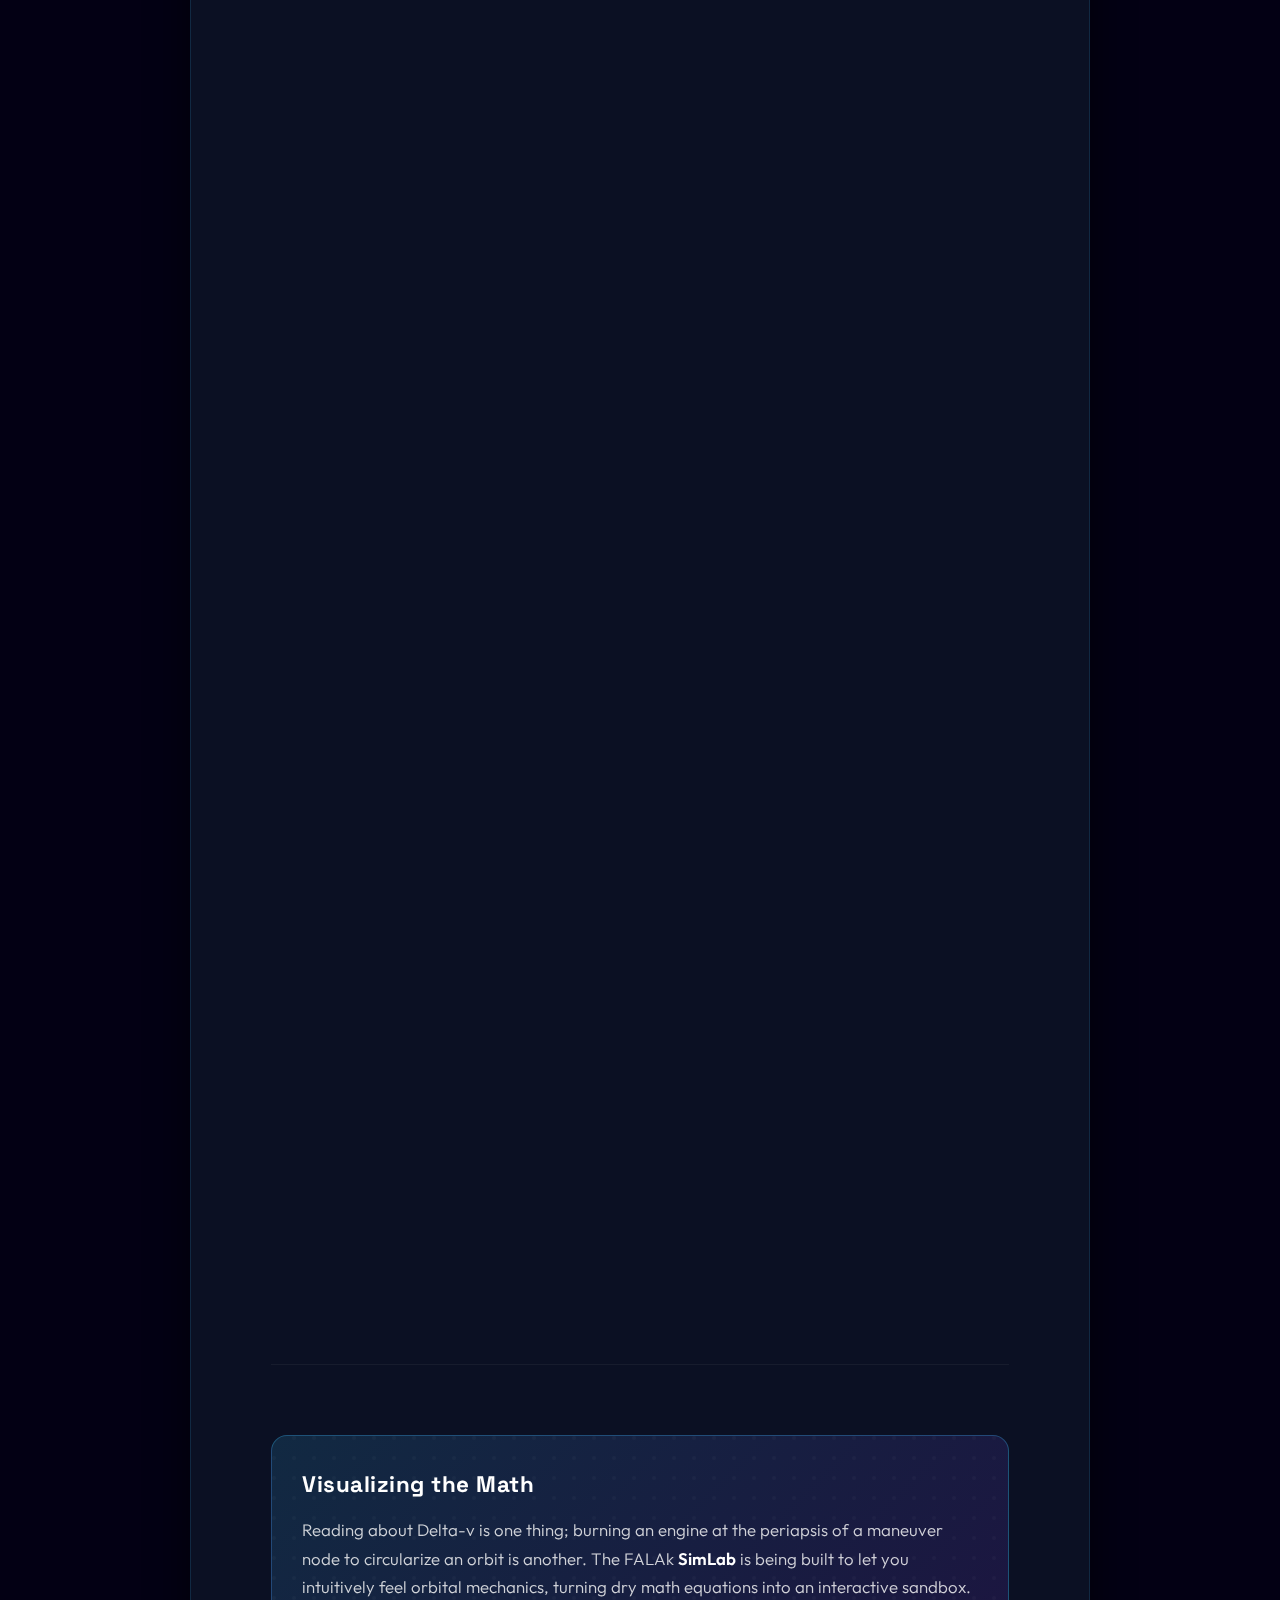
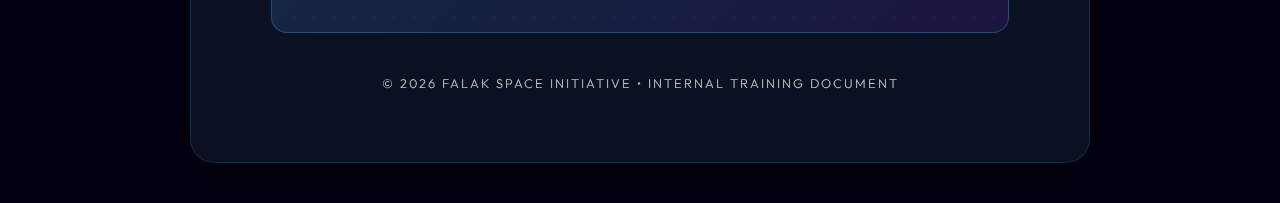
<file: First_Principles_of_Rocketry.html>
<!DOCTYPE html>
<html lang="en">

<head>
    <meta charset="UTF-8">
    <meta name="viewport" content="width=device-width, initial-scale=1.0">
    <title>First Principles of Rocketry | FALAk Space</title>
    <meta name="description"
        content="A comprehensive primer on the physics of aerospace, orbital mechanics, and rocket engineering by FALAk Space.">
    <meta property="og:title" content="First Principles of Rocketry">
    <meta property="og:description"
        content="A comprehensive, interactive primer on the physics of aerospace, orbital mechanics, and rocket engineering.">
    <link rel="icon" type="image/x-icon" href="OfficialFALAk.png">
    <link
        href="https://fonts.googleapis.com/css2?family=Space+Grotesk:wght@300;400;600;700&family=Outfit:wght@300;400;500;600;700&display=swap"
        rel="stylesheet">
    <style>
        :root {
            --primary: #38bdf8;
            --primary-dark: #0284c7;
            --bg-dark: #030014;
            --bg-panel: rgba(15, 23, 42, 0.7);
            --border: rgba(56, 189, 248, 0.15);
            --text-main: rgba(255, 255, 255, 0.9);
            --text-muted: rgba(255, 255, 255, 0.6);
            --font-display: 'Space Grotesk', sans-serif;
            --font-body: 'Outfit', sans-serif;
        }

        * {
            box-sizing: border-box;
            margin: 0;
            padding: 0;
        }

        body {
            font-family: var(--font-body);
            background-color: var(--bg-dark);
            color: var(--text-main);
            line-height: 1.7;
            min-height: 100vh;
            display: flex;
            justify-content: center;
            background-image:
                radial-gradient(circle at 15% 50%, rgba(56, 189, 248, 0.05), transparent 25%),
                radial-gradient(circle at 85% 30%, rgba(124, 58, 237, 0.05), transparent 25%);
            background-attachment: fixed;
            padding: 40px 20px;
        }

        .grid-overlay {
            position: fixed;
            top: 0;
            left: 0;
            width: 100vw;
            height: 100vh;
            background-image:
                linear-gradient(to right, rgba(255, 255, 255, 0.02) 1px, transparent 1px),
                linear-gradient(to bottom, rgba(255, 255, 255, 0.02) 1px, transparent 1px);
            background-size: 50px 50px;
            z-index: -1;
            pointer-events: none;
        }

        .container {
            max-width: 900px;
            width: 100%;
            background: var(--bg-panel);
            backdrop-filter: blur(20px);
            -webkit-backdrop-filter: blur(20px);
            border: 1px solid var(--border);
            border-radius: 24px;
            padding: 60px 80px;
            box-shadow: 0 20px 40px rgba(0, 0, 0, 0.6), inset 0 1px 1px rgba(255, 255, 255, 0.05);
            position: relative;
            overflow: hidden;
        }

        .container::before {
            content: '';
            position: absolute;
            top: -50%;
            left: -50%;
            width: 100%;
            height: 100%;
            background: radial-gradient(circle, rgba(56, 189, 248, 0.05) 0%, transparent 70%);
            z-index: 0;
            pointer-events: none;
        }

        .content {
            position: relative;
            z-index: 1;
        }

        .header {
            text-align: center;
            margin-bottom: 60px;
            padding-bottom: 40px;
            border-bottom: 1px solid rgba(255, 255, 255, 0.05);
        }

        .top-bar {
            display: flex;
            justify-content: space-between;
            align-items: center;
            margin-bottom: 40px;
            width: 100%;
        }

        .logo-mark {
            font-family: var(--font-display);
            font-weight: 700;
            font-size: 1rem;
            letter-spacing: 4px;
            color: var(--primary);
            text-transform: uppercase;
            display: inline-block;
            padding: 6px 16px;
            background: rgba(56, 189, 248, 0.1);
            border-radius: 50px;
            border: 1px solid rgba(56, 189, 248, 0.2);
            text-decoration: none;
            transition: all 0.3s ease;
        }

        .logo-mark:hover {
            background: rgba(56, 189, 248, 0.2);
            box-shadow: 0 0 15px rgba(56, 189, 248, 0.3);
            transform: translateY(-2px);
        }

        .pdf-button {
            display: inline-flex;
            align-items: center;
            gap: 8px;
            background: rgba(255, 255, 255, 0.1);
            color: var(--text-main);
            padding: 8px 16px;
            border-radius: 8px;
            border: 1px solid rgba(255, 255, 255, 0.2);
            font-family: var(--font-body);
            font-size: 0.9rem;
            text-decoration: none;
            cursor: pointer;
            transition: all 0.2s ease;
        }

        .pdf-button:hover {
            background: var(--primary);
            color: #000;
            border-color: var(--primary);
            transform: translateY(-2px);
            box-shadow: 0 5px 15px rgba(56, 189, 248, 0.3);
        }

        .pdf-button svg {
            width: 16px;
            height: 16px;
        }

        h1 {
            font-family: var(--font-display);
            font-size: 3.5rem;
            font-weight: 700;
            margin-bottom: 16px;
            letter-spacing: -1px;
            line-height: 1.1;
            background: linear-gradient(135deg, #ffffff, #94a3b8);
            -webkit-background-clip: text;
            -webkit-text-fill-color: transparent;
        }

        .header-logo {
            width: 80px;
            height: auto;
            margin: 0 auto 24px auto;
            display: block;
            border-radius: 20px;
            box-shadow: 0 10px 30px rgba(0, 0, 0, 0.5);
            border: 1px solid rgba(255, 255, 255, 0.1);
        }

        .subtitle {
            font-size: 1.1rem;
            color: var(--text-muted);
            text-transform: uppercase;
            letter-spacing: 5px;
            font-weight: 500;
            margin-bottom: 30px;
        }

        .intro-box {
            background: rgba(56, 189, 248, 0.05);
            border-left: 4px solid var(--primary);
            padding: 20px 24px;
            border-radius: 0 8px 8px 0;
            margin-bottom: 50px;
            font-size: 1.1rem;
            color: rgba(255, 255, 255, 0.85);
            font-style: italic;
        }

        .section {
            margin-bottom: 50px;
            background: rgba(0, 0, 0, 0.2);
            padding: 40px;
            border-radius: 16px;
            border: 1px solid rgba(255, 255, 255, 0.03);
            transition: transform 0.3s ease, border-color 0.3s ease;
        }

        .section:hover {
            transform: translateY(-2px);
            border-color: rgba(56, 189, 248, 0.2);
        }

        h2 {
            font-family: var(--font-display);
            font-size: 1.8rem;
            color: var(--primary);
            margin-bottom: 24px;
            display: flex;
            align-items: center;
            gap: 16px;
            line-height: 1.3;
        }

        h3 {
            font-family: var(--font-display);
            font-size: 1.3rem;
            color: white;
            margin-top: 30px;
            margin-bottom: 12px;
            letter-spacing: 0.5px;
        }

        .chapter-num {
            display: inline-flex;
            justify-content: center;
            align-items: center;
            width: 36px;
            height: 36px;
            flex-shrink: 0;
            background: rgba(56, 189, 248, 0.15);
            border-radius: 8px;
            font-size: 1.2rem;
            color: white;
            border: 1px solid rgba(56, 189, 248, 0.3);
        }

        p {
            font-size: 1.15rem;
            color: rgba(255, 255, 255, 0.75);
            margin-bottom: 24px;
            font-weight: 300;
        }

        p:last-child {
            margin-bottom: 0;
        }

        ul {
            margin-bottom: 24px;
            padding-left: 20px;
            color: rgba(255, 255, 255, 0.75);
            font-size: 1.15rem;
            font-weight: 300;
        }

        li {
            margin-bottom: 10px;
            padding-left: 8px;
        }

        li::marker {
            color: var(--primary);
        }

        .highlight {
            background: rgba(56, 189, 248, 0.15);
            padding: 2px 8px;
            border-radius: 6px;
            color: #7dd3fc;
            font-weight: 500;
            border: 1px solid rgba(56, 189, 248, 0.3);
            transition: all 0.2s ease;
        }

        .highlight:hover {
            background: rgba(56, 189, 248, 0.25);
            box-shadow: 0 0 10px rgba(56, 189, 248, 0.2);
        }

        .document-image {
            width: 100%;
            height: auto;
            border-radius: 12px;
            margin: 24px 0;
            border: 1px solid rgba(255, 255, 255, 0.1);
            box-shadow: 0 10px 30px rgba(0, 0, 0, 0.5);
            display: block;
        }

        .image-caption {
            font-size: 0.85rem;
            color: var(--text-muted);
            text-align: center;
            margin-top: -16px;
            margin-bottom: 30px;
            font-style: italic;
            display: block;
        }

        .formula-box {
            background: #000;
            border: 1px solid rgba(255, 255, 255, 0.1);
            padding: 20px;
            border-radius: 8px;
            text-align: center;
            font-family: monospace;
            font-size: 1.4rem;
            color: #e2e8f0;
            margin: 24px 0;
            letter-spacing: 2px;
            box-shadow: inset 0 2px 10px rgba(0, 0, 0, 0.5);
        }

        .formula-desc {
            font-size: 0.9rem;
            color: var(--text-muted);
            text-align: center;
            margin-top: -16px;
            margin-bottom: 24px;
            display: block;
        }

        strong {
            color: white;
            font-weight: 600;
        }

        .footer {
            margin-top: 60px;
            text-align: center;
            padding-top: 40px;
            border-top: 1px solid rgba(255, 255, 255, 0.05);
            color: var(--text-muted);
        }

        .footer p {
            font-size: 0.95rem;
            margin-bottom: 8px;
        }

        .cta-box {
            margin-top: 30px;
            padding: 30px;
            background: linear-gradient(135deg, rgba(56, 189, 248, 0.15), rgba(124, 58, 237, 0.15));
            border-radius: 16px;
            border: 1px solid rgba(56, 189, 248, 0.3);
            text-align: left;
            position: relative;
            overflow: hidden;
        }

        .cta-box::before {
            content: '';
            position: absolute;
            top: 0;
            left: 0;
            right: 0;
            bottom: 0;
            background: url('[data-uri]') repeat;
            opacity: 0.5;
            pointer-events: none;
        }

        /* --- INTERACTIVITY CSS --- */
        .reveal-section {
            opacity: 0;
            transform: translateY(30px);
            transition: all 0.8s cubic-bezier(0.25, 0.46, 0.45, 0.94);
        }

        .reveal-section.visible {
            opacity: 1;
            transform: translateY(0);
        }

        /* Interactive Calculator UI */
        .interactive-calculator {
            background: rgba(0, 0, 0, 0.4);
            border: 1px solid var(--primary);
            border-radius: 12px;
            padding: 24px;
            margin-top: 24px;
            box-shadow: inset 0 0 20px rgba(56, 189, 248, 0.1);
            position: relative;
            overflow: hidden;
        }

        .interactive-calculator::after {
            content: "INTERACTIVE MODULE";
            position: absolute;
            top: 12px;
            right: 12px;
            font-size: 0.6rem;
            letter-spacing: 2px;
            color: var(--primary);
            opacity: 0.5;
            font-family: var(--font-display);
        }

        .calc-grid {
            display: grid;
            grid-template-columns: 1fr 1fr;
            gap: 20px;
            margin-bottom: 20px;
        }

        .calc-group label {
            display: block;
            font-size: 0.85rem;
            text-transform: uppercase;
            letter-spacing: 1px;
            color: var(--text-muted);
            margin-bottom: 8px;
            font-family: var(--font-display);
        }

        .calc-group input[type="range"] {
            width: 100%;
            accent-color: var(--primary);
            cursor: pointer;
            height: 6px;
            background: rgba(255, 255, 255, 0.1);
            border-radius: 4px;
            outline: none;
            -webkit-appearance: none;
        }

        .calc-group input[type="range"]::-webkit-slider-thumb {
            -webkit-appearance: none;
            width: 16px;
            height: 16px;
            background: var(--primary);
            border-radius: 50%;
            cursor: pointer;
            box-shadow: 0 0 10px var(--primary);
        }

        .calc-value-display {
            font-size: 1.1rem;
            color: white;
            font-weight: 500;
            float: right;
            font-family: monospace;
            background: rgba(56, 189, 248, 0.2);
            padding: 2px 6px;
            border-radius: 4px;
        }

        .calc-result-box {
            text-align: center;
            border-top: 1px dashed rgba(255, 255, 255, 0.1);
            padding-top: 20px;
            background: rgba(56, 189, 248, 0.05);
            border-radius: 8px;
            padding: 16px;
        }

        .result-val {
            font-size: 3rem;
            font-family: var(--font-display);
            font-weight: 700;
            color: #fff;
            text-shadow: 0 0 20px rgba(56, 189, 248, 0.5);
            line-height: 1;
            margin: 8px 0;
            display: flex;
            align-items: baseline;
            justify-content: center;
            gap: 8px;
        }

        .result-unit {
            font-size: 1rem;
            color: var(--primary);
            font-weight: 400;
            letter-spacing: 2px;
            text-transform: uppercase;
        }

        @media (max-width: 768px) {
            .container {
                padding: 40px 30px;
            }

            .top-bar {
                flex-direction: column;
                gap: 20px;
            }

            .pdf-button {
                display: flex;
                justify-content: center;
            }

            h1 {
                font-size: 2.2rem;
            }

            .section {
                padding: 30px 20px;
            }

            .formula-box {
                font-size: 1.1rem;
            }
        }

        /* --- PRINT CSS --- */
        @media print {

            html,
            body,
            .container,
            .content {
                display: block !important;
                position: static !important;
                height: auto !important;
                min-height: auto !important;
                overflow: visible !important;
                background: white !important;
                background-image: none !important;
                color: black !important;
                padding: 0 !important;
                box-shadow: none !important;
                border: none !important;
                margin: 0 !important;
            }

            .grid-overlay,
            .pdf-button,
            .logo-mark,
            .top-bar,
            .cta-box,
            .container::before {
                display: none !important;
            }

            * {
                color: black !important;
                text-shadow: none !important;
                box-shadow: none !important;
            }

            h1,
            h2,
            h3 {
                color: #000 !important;
                -webkit-text-fill-color: #000 !important;
                background: none !important;
                page-break-after: avoid !important;
                break-after: avoid !important;
                margin-bottom: 15px !important;
            }

            .header {
                margin-bottom: 20px !important;
                padding-bottom: 20px !important;
                border-bottom: 1px solid #000 !important;
            }

            .subtitle {
                color: #666 !important;
            }

            .intro-box {
                background: transparent !important;
                border: 1px solid #000 !important;
                color: #000 !important;
                padding: 16px !important;
                margin-bottom: 24px !important;
            }

            .highlight {
                background: transparent !important;
                color: black !important;
                border: 1px solid #999 !important;
            }

            .section {
                background: none !important;
                border: none !important;
                padding: 0 0 24px 0 !important;
                break-inside: auto !important;
                page-break-inside: auto !important;
                transform: none !important;
                opacity: 1 !important;
                box-shadow: none !important;
            }

            .chapter-num {
                background: transparent !important;
                color: #000 !important;
                border: 1px solid #000 !important;
            }

            .interactive-calculator {
                display: none !important;
            }

            .formula-box {
                background: transparent !important;
                color: black !important;
                border: 1px dashed #666 !important;
                box-shadow: none !important;
            }

            .formula-desc {
                color: #555 !important;
            }

            .document-image {
                box-shadow: none !important;
                border: 1px solid #ccc !important;
                width: auto !important;
                height: 400px !important;
                object-fit: contain !important;
                display: block !important;
                margin: 15px auto !important;
                break-inside: avoid !important;
                page-break-inside: avoid !important;
            }

            .image-caption {
                color: #555 !important;
            }

            strong {
                color: black !important;
                font-weight: bold !important;
            }

            ul {
                page-break-inside: auto !important;
                break-inside: auto !important;
                margin-bottom: 12px !important;
            }

            li,
            p {
                color: black !important;
                font-size: 12pt !important;
                page-break-inside: avoid !important;
                break-inside: avoid !important;
                widows: 3 !important;
                orphans: 3 !important;
                margin-bottom: 12px !important;
            }
        }
    </style>
</head>

<body>
    <div class="grid-overlay"></div>

    <div class="container">
        <div class="content">
            <div class="top-bar">
                <a href="index.html" class="logo-mark">← Back to FALAk Space</a>
                <button onclick="window.print()" class="pdf-button">
                    <svg viewBox="0 0 24 24" fill="none" stroke="currentColor" stroke-width="2" stroke-linecap="round"
                        stroke-linejoin="round">
                        <path d="M21 15v4a2 2 0 0 1-2 2H5a2 2 0 0 1-2-2v-4"></path>
                        <polyline points="7 10 12 15 17 10"></polyline>
                        <line x1="12" y1="15" x2="12" y2="3"></line>
                    </svg>
                    Download as PDF
                </button>
            </div>

            <div class="header">
                <img src="OfficialFALAk.png" alt="FALAk Space Logo" class="header-logo">
                <h1>The Physics of Escape</h1>
                <div class="subtitle">First Principles of Rocketry | Volume 1</div>
            </div>

            <div class="intro-box">
                "Rocket science is rarely about discovering new laws of physics. It is the unforgiving art of
                engineering right up to the absolute limits of the laws we already know."
            </div>

            <div class="section reveal-section">
                <h2><span class="chapter-num">1</span> The Gravity Well & Delta-V</h2>
                <p>Space is not measured in distance; it is governed entirely by energy. Earth resides at the absolute
                    bottom of a steep, unforgiving <strong>Gravity Well</strong>. Escaping it is the single greatest
                    mechanical challenge our species undertakes.</p>

                <img src="assets/realistic_rocket.png" alt="Orbital Rocket Ascending" class="document-image">
                <span class="image-caption">Fig 1. Fighting the Gravity Well requires immense energy and structural
                    resilience.</span>

                <p>In a frictionless vacuum, conventional "miles" are irrelevant. The only currency that dictates
                    orbital mechanics is <strong>Delta-v (Δv)</strong>—the capacity to induce a violent, sustained
                    change in velocity. You do not simply drive to orbit; you must expend monumental propulsive energy
                    to fundamentally rewrite your kinetic state.</p>

                <ul>
                    <li><strong>Low Earth Orbit (LEO):</strong> Requires a staggering ~9.3 km/s (33,000 km/h) of Δv to
                        reach.</li>
                    <li><strong>The Moon:</strong> Requires roughly an additional +6 km/s of Δv from LEO.</li>
                    <li><strong>Mars:</strong> Requires roughly an additional +4.3 km/s of Δv from LEO (assuming optimal
                        planetary alignment).</li>
                </ul>
                <p>The vast majority of a launch vehicle's energy is consumed just crossing the first 400km into LEO.
                    The old aerospace adage is true: once you are in orbit, you are halfway to anywhere in the solar
                    system.</p>
            </div>

            <div class="section reveal-section">
                <h2><span class="chapter-num">2</span> The Tyranny of the Rocket Equation</h2>
                <p>The architecture of every spacecraft in existence is subjugated by a single, ruthless mathematical
                    truth formulated in 1903. It dictates the exact ceiling of performance a vehicle can achieve based
                    on its mass and its propulsion system.</p>

                <div class="formula-box" id="formula-text">
                    Δv = Ve * ln(m0 / mf)
                </div>
                <span class="formula-desc">The Tsiolkovsky Rocket Equation</span>

                <!-- INTERACTIVE CALCULATOR -->
                <div class="interactive-calculator">
                    <p style="font-size:0.95rem; margin-bottom: 20px; color:var(--primary);"><strong>Try it
                            yourself:</strong> Adjust the sliders to see how exponentially difficult it is to get more
                        Delta-V. Notice how adding more fuel eventually stops giving you meaningful speed!</p>

                    <div class="calc-grid">
                        <div class="calc-group">
                            <label>Starting Mass (m0) <span class="calc-value-display"><span id="val-m0">100</span>
                                    t</span></label>
                            <input type="range" id="slider-m0" min="50" max="500" value="100" step="10">
                        </div>
                        <div class="calc-group">
                            <label>Empty Mass (mf) <span class="calc-value-display"><span id="val-mf">20</span>
                                    t</span></label>
                            <input type="range" id="slider-mf" min="5" max="100" value="20" step="1">
                        </div>
                        <div class="calc-group" style="grid-column: span 2;">
                            <label>Engine Exhaust Velocity (Ve) <span class="calc-value-display"><span
                                        id="val-ve">3000</span> m/s</span></label>
                            <input type="range" id="slider-ve" min="2000" max="4500" value="3000" step="50">
                        </div>
                    </div>

                    <div class="calc-result-box">
                        <div
                            style="font-size:0.8rem; text-transform:uppercase; letter-spacing:1px; color:rgba(255,255,255,0.5);">
                            Resulting Delta-V (Δv)</div>
                        <div class="result-val"><span id="calc-result">4828</span> <span class="result-unit">m/s</span>
                        </div>
                        <div style="font-size:0.85rem; color:var(--text-muted); margin-top:8px;">(You need ~9,300 m/s to
                            reach orbit)</div>

                        <!-- Warning message for physically impossible mass -->
                        <div id="mass-warning"
                            style="display:none; color:#ef4444; font-size:0.85rem; margin-top:10px; font-weight:bold; background:rgba(239, 68, 68, 0.1); padding:8px; border-radius:4px;">
                            Warning: Empty Mass (mf) cannot be greater than Starting Mass (m0).
                        </div>
                    </div>
                </div>

                <p style="margin-top: 30px;">The equation hides a punishing reality: orbital mechanics are governed by
                    logarithmic scaling. To achieve more Δv, you must carry more propellant. But propellant has immense
                    mass. Therefore, you are forced to burn exponentially more fuel <em>simply to lift the unburned
                        fuel</em> required later in the flight.</p>
                <p>This mathematical tyranny dictates rocket design. You cannot build a spacecraft out of thick steel
                    like a naval battleship. A modern orbital launch vehicle is little more than a gossamer-thin
                    aluminum balloon, composed of <strong>90% to 94% explosive propellant by mass</strong>. Barely 1% is
                    the actual payload. Spaceflight is the art of strapping a chair to a highly-controlled detonation.
                </p>
            </div>

            <div class="section reveal-section">
                <h2><span class="chapter-num">3</span> Staging: Throwing Away the Ship</h2>
                <p>Because of the exponential mass penalty outlined above, building a Single-Stage-To-Orbit (SSTO)
                    vehicle using chemical propulsion borders on the impossible. The colossal tanks required to store
                    launch fuel become parasitic dead weight the millisecond they run dry.</p>

                <p>The brutal engineering compromise is <strong>Staging</strong>. We build rockets that intentionally
                    destroy themselves as they ascend. When a primary booster (Stage 1) exhausts its propellant, it is
                    instantly jettisoned. The subsequent stage (Stage 2) then ignites in the near-vacuum, entirely
                    liberated from the metric tons of dead metal below it, achieving an instant, vital spike in
                    mathematical efficiency.</p>

                <p>This is why launch vehicles are vertically stacked cylinders, and why securing access to space has
                    historically required discarding multi-million dollar hardware into the ocean after mere minutes of
                    flight.</p>
            </div>

            <div class="section reveal-section">
                <h2><span class="chapter-num">4</span> Specific Impulse (Isp) vs Thrust</h2>
                <p>Propulsion systems are governed by inescapable thermodynamic compromises. Engineers must constantly
                    balance between two opposing forces: <strong>Thrust</strong> (raw, immediate power) and
                    <strong>Specific Impulse (Isp)</strong> (fuel efficiency).
                </p>

                <img src="assets/blueprint_engine.png" alt="Engine Schematic Blueprint" class="document-image">
                <span class="image-caption">Fig 2. Cross-section schematic of a complex orbital rocket engine turbopump
                    assembly.</span>

                <h3>High Thrust, Low Efficiency: Solid Motors</h3>
                <p>Solid Rocket Boosters are essentially enormous, controlled pipe bombs. They consume solid propellant
                    at terrifying, uncontrollable rates with abysmal fuel efficiency (<strong>Low Isp</strong>).
                    However, they deliver millions of pounds of instantaneous thrust—the exact violent force required to
                    punch a heavy vehicle through the densest bottom layers of Earth's atmosphere before being
                    discarded.</p>

                <h3>High Efficiency, Low Thrust: Ion Thrusters</h3>
                <p>They operate exclusively in the vacuum of deep space, where gravity and aerodynamic drag are
                    negligible. A
                    traditional Ion thruster electrically accelerates Xenon gas. Its efficiency (<strong>High
                        Isp</strong>) is unparalleled, but its physical thrust is so incredibly weak it feels
                    like the
                    weight of a sheet of notebook paper resting on your hand. It could never lift a rocket off Earth,
                    but in the frictionless void, pushing softly for six months straight will ultimately carry you to
                    Jupiter.</p>
            </div>

            <div class="section reveal-section">
                <h2><span class="chapter-num">5</span> Orbit Means Going Sideways Fast</h2>
                <p>Spaceflight is rarely strictly vertical. While a launch vehicle must initially ascend straight up to
                    pierce the thickest atmospheric drag (navigating peak aerodynamic stress, or
                    <strong>Max-Q</strong>), it rapidly executes a programmed "gravity turn" to fly parallel to the
                    curvature of the Earth.
                </p>

                <p>Reaching altitude is relatively trivial; maintaining it is monumental. If you fly directly up 400km
                    into space and cut the engines, gravity will immediately pull you back into the ocean in a parabolic
                    ballistic arc. Achieving orbit requires accelerating horizontally to an astonishing <strong>28,000
                        km/h (17,500 mph)</strong>.</p>

                <p>At terminal orbital velocity, gravity does not vanish. It is actively pulling the spacecraft downward
                    every second. However, because you possess such immense lateral speed, the spherical surface of the
                    Earth curves away from you at the exact same rate you fall toward it. <strong>Orbit is not
                        zero-gravity; it is the state of falling infinitely and continually missing the ground.</strong>
                    This perpetual free-fall is why astronauts inside the International Space Station appear to float.
                </p>
            </div>

            <div class="footer">
                <div class="cta-box">
                    <h3 style="margin-top:0; font-size: 1.4rem; color: #fff;">Visualizing the Math</h3>
                    <p style="color: rgba(255,255,255,0.8); font-size: 1.05rem; margin-bottom: 0;">Reading about Delta-v
                        is one thing; burning an engine at the periapsis of a maneuver node to circularize an orbit is
                        another. The FALAk <strong>SimLab</strong> is being built to let you intuitively feel orbital
                        mechanics, turning dry math equations into an interactive sandbox.</p>
                </div>
                <p style="margin-top: 40px; font-size: 0.8rem; letter-spacing: 2px; text-transform: uppercase;">© 2026
                    FALAk Space Initiative • Internal Training Document</p>
            </div>
        </div>
    </div>

    <!-- Interactive Javascript Logic -->
    <script>
        document.addEventListener('DOMContentLoaded', () => {

            // --- SCROLL ANIMATION (Intersection Observer) ---
            const observerOptions = {
                root: null,
                rootMargin: '0px',
                threshold: 0.15
            };

            const observer = new IntersectionObserver((entries, observer) => {
                entries.forEach(entry => {
                    if (entry.isIntersecting) {
                        entry.target.classList.add('visible');
                        observer.unobserve(entry.target); // Only animate once
                    }
                });
            }, observerOptions);

            const sections = document.querySelectorAll('.reveal-section');
            sections.forEach(sec => observer.observe(sec));


            // --- CALCULATOR LOGIC ---
            const sliderM0 = document.getElementById('slider-m0');
            const sliderMf = document.getElementById('slider-mf');
            const sliderVe = document.getElementById('slider-ve');

            const valM0 = document.getElementById('val-m0');
            const valMf = document.getElementById('val-mf');
            const valVe = document.getElementById('val-ve');

            const resultDisplay = document.getElementById('calc-result');
            const warningBox = document.getElementById('mass-warning');

            // Sound effect helper (optional, subtle click)
            const playTick = () => {
                try {
                    // Extremely subtle, high frequency click synthesized
                    const ctx = new (window.AudioContext || window.webkitAudioContext)();
                    const osc = ctx.createOscillator();
                    const gain = ctx.createGain();
                    osc.type = 'sine';
                    osc.frequency.setValueAtTime(800, ctx.currentTime);
                    osc.frequency.exponentialRampToValueAtTime(300, ctx.currentTime + 0.05);
                    gain.gain.setValueAtTime(0.01, ctx.currentTime); // Very quiet
                    gain.gain.exponentialRampToValueAtTime(0.001, ctx.currentTime + 0.05);
                    osc.connect(gain);
                    gain.connect(ctx.destination);
                    osc.start();
                    osc.stop(ctx.currentTime + 0.05);
                } catch (e) { } // Ignore if browser blocks auto-play
            };

            const updateCalculator = () => {
                const m0 = parseFloat(sliderM0.value);
                const mf = parseFloat(sliderMf.value);
                const ve = parseFloat(sliderVe.value);

                // Update UI Labels
                valM0.textContent = m0;
                valMf.textContent = mf;
                valVe.textContent = ve;

                // Validate physically possible scenario (mf cannot be > m0)
                if (mf >= m0) {
                    warningBox.style.display = 'block';
                    resultDisplay.textContent = "ERR";
                    resultDisplay.style.color = "#ef4444";
                } else {
                    warningBox.style.display = 'none';
                    resultDisplay.style.color = "#fff";

                    // Tsiolkovsky Equation: Δv = Ve * ln(m0/mf)
                    const massRatio = m0 / mf;
                    const deltaV = ve * Math.log(massRatio);

                    // Format with commas, no decimals
                    resultDisplay.textContent = Math.round(deltaV).toLocaleString();
                }
            };

            // Attach listeners
            [sliderM0, sliderMf, sliderVe].forEach(slider => {
                slider.addEventListener('input', () => {
                    updateCalculator();
                });
            });

            // Initial calculate
            updateCalculator();
        });
    </script>
</body>

</html>
</file>
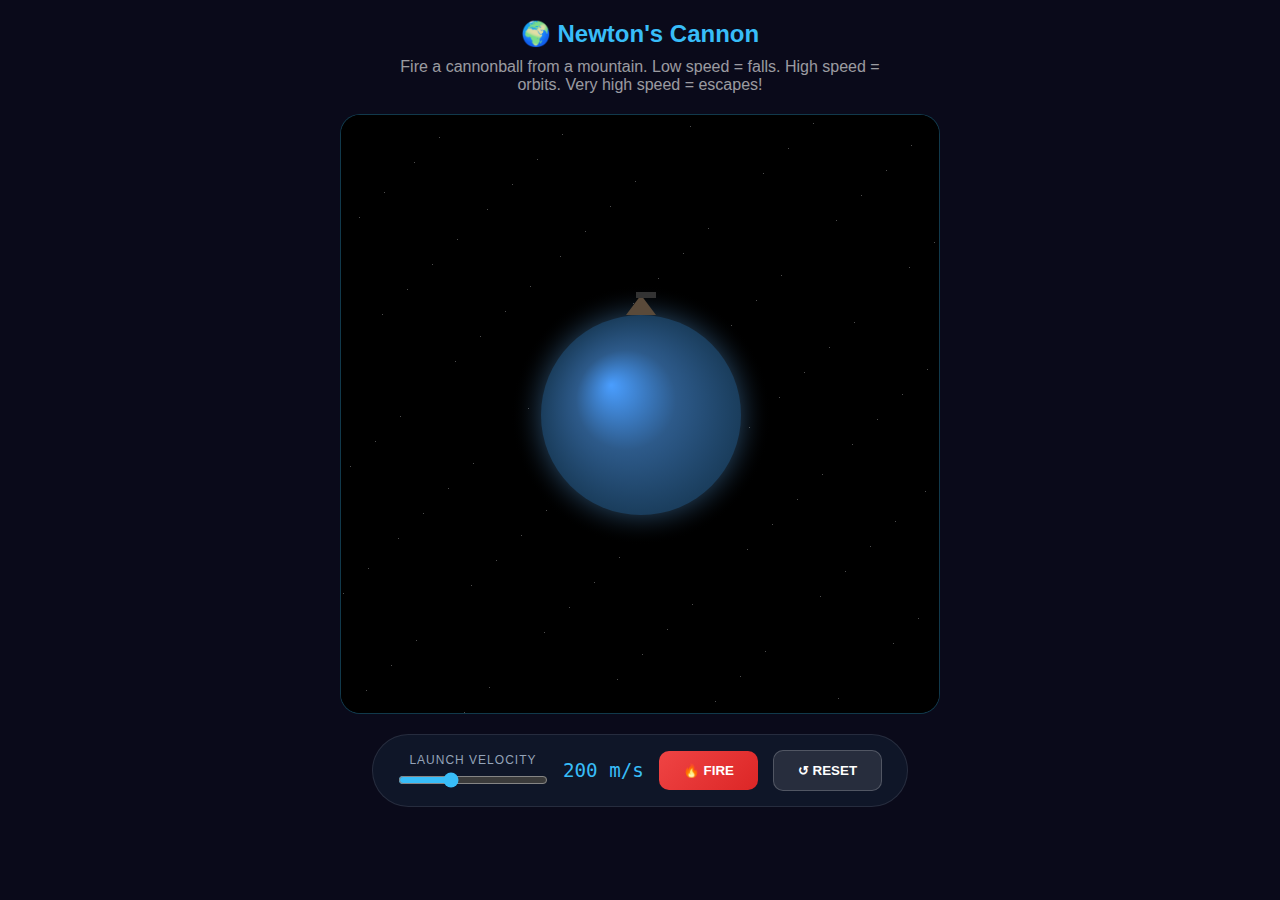
<file: demos/newtons_cannon.html>
<!DOCTYPE html>
<html lang="en">

<head>
    <meta charset="UTF-8">
    <meta name="viewport" content="width=device-width, initial-scale=1.0">
    <title>Newton's Cannon - FALAk Micro-Sim</title>
    <style>
        * {
            margin: 0;
            padding: 0;
            box-sizing: border-box;
        }

        body {
            background: #0a0a1a;
            color: #fff;
            font-family: 'Segoe UI', sans-serif;
            min-height: 100vh;
            display: flex;
            flex-direction: column;
            align-items: center;
            padding: 20px;
        }

        h1 {
            color: #38bdf8;
            margin-bottom: 10px;
            font-size: 1.5rem;
        }

        .subtitle {
            color: rgba(255, 255, 255, 0.6);
            margin-bottom: 20px;
            text-align: center;
            max-width: 500px;
        }

        .sim-container {
            position: relative;
            width: 600px;
            height: 600px;
            border: 1px solid rgba(56, 189, 248, 0.3);
            border-radius: 20px;
            overflow: hidden;
            background: #000;
        }

        canvas {
            display: block;
        }

        .controls {
            margin-top: 20px;
            display: flex;
            gap: 15px;
            align-items: center;
            padding: 15px 25px;
            background: rgba(15, 23, 42, 0.9);
            border-radius: 50px;
            border: 1px solid rgba(255, 255, 255, 0.1);
        }

        .control-group {
            display: flex;
            flex-direction: column;
            align-items: center;
        }

        label {
            font-size: 0.75rem;
            color: #94a3b8;
            margin-bottom: 5px;
            text-transform: uppercase;
            letter-spacing: 1px;
        }

        input[type="range"] {
            width: 150px;
            accent-color: #38bdf8;
        }

        button {
            padding: 12px 24px;
            border: none;
            border-radius: 10px;
            font-weight: 700;
            cursor: pointer;
            font-family: inherit;
            transition: all 0.2s;
        }

        .btn-fire {
            background: linear-gradient(135deg, #ef4444, #dc2626);
            color: #fff;
        }

        .btn-fire:hover {
            transform: scale(1.05);
        }

        .btn-reset {
            background: rgba(255, 255, 255, 0.1);
            color: #fff;
            border: 1px solid rgba(255, 255, 255, 0.2);
        }

        #velocity-display {
            font-family: monospace;
            font-size: 1.2rem;
            color: #38bdf8;
            min-width: 80px;
            text-align: center;
        }

        .outcome {
            margin-top: 15px;
            padding: 10px 20px;
            border-radius: 10px;
            font-weight: 600;
            min-height: 40px;
        }

        .outcome.crash {
            background: rgba(239, 68, 68, 0.2);
            color: #ef4444;
        }

        .outcome.orbit {
            background: rgba(34, 197, 94, 0.2);
            color: #22c55e;
        }

        .outcome.escape {
            background: rgba(168, 85, 247, 0.2);
            color: #a855f7;
        }
    </style>
</head>

<body>
    <h1>🌍 Newton's Cannon</h1>
    <p class="subtitle">
        Fire a cannonball from a mountain. Low speed = falls. High speed = orbits. Very high speed = escapes!
    </p>

    <div class="sim-container">
        <canvas id="canvas" width="600" height="600"></canvas>
    </div>

    <div class="controls">
        <div class="control-group">
            <label>Launch Velocity</label>
            <input type="range" id="velocity" min="100" max="400" value="200">
        </div>
        <div id="velocity-display">200 m/s</div>
        <button class="btn-fire" id="fire">🔥 FIRE</button>
        <button class="btn-reset" id="reset">↺ RESET</button>
    </div>

    <div class="outcome" id="outcome"></div>

    <script>
        const canvas = document.getElementById('canvas');
        const ctx = canvas.getContext('2d');
        const velocitySlider = document.getElementById('velocity');
        const velocityDisplay = document.getElementById('velocity-display');
        const fireBtn = document.getElementById('fire');
        const resetBtn = document.getElementById('reset');
        const outcomeDiv = document.getElementById('outcome');

        // Constants
        const CENTER = { x: 300, y: 300 };
        const EARTH_RADIUS = 100;
        const MOUNTAIN_HEIGHT = 20;
        const GM = 8000; // Tuned gravity constant
        const ORBIT_THRESHOLD = EARTH_RADIUS + 5;

        // State
        let projectile = null;
        let trail = [];
        let animating = false;
        let outcome = null;

        // Update velocity display
        velocitySlider.oninput = () => {
            velocityDisplay.textContent = velocitySlider.value + ' m/s';
        };

        // Fire button
        fireBtn.onclick = () => {
            if (animating) return;

            // Starting position (top of mountain)
            const startAngle = -Math.PI / 2; // Top of Earth
            const startRadius = EARTH_RADIUS + MOUNTAIN_HEIGHT;

            projectile = {
                x: CENTER.x + Math.cos(startAngle) * startRadius,
                y: CENTER.y + Math.sin(startAngle) * startRadius,
                vx: parseFloat(velocitySlider.value) * 0.5, // Scale for visual
                vy: 0
            };

            trail = [{ x: projectile.x, y: projectile.y }];
            outcome = null;
            outcomeDiv.textContent = '';
            outcomeDiv.className = 'outcome';
            animating = true;
            animate();
        };

        // Reset button
        resetBtn.onclick = () => {
            animating = false;
            projectile = null;
            trail = [];
            outcome = null;
            outcomeDiv.textContent = '';
            outcomeDiv.className = 'outcome';
            draw();
        };

        function animate() {
            if (!animating) return;

            // Physics step (multiple sub-steps for accuracy)
            for (let i = 0; i < 5; i++) {
                if (!projectile) break;

                const dt = 0.1;

                // Calculate distance to center
                const dx = projectile.x - CENTER.x;
                const dy = projectile.y - CENTER.y;
                const dist = Math.sqrt(dx * dx + dy * dy);

                // Collision with Earth
                if (dist < EARTH_RADIUS) {
                    outcome = 'crash';
                    animating = false;
                    outcomeDiv.textContent = '💥 CRASH! Not enough velocity to orbit.';
                    outcomeDiv.className = 'outcome crash';
                    break;
                }

                // Escape (left the view)
                if (dist > 500) {
                    outcome = 'escape';
                    animating = false;
                    outcomeDiv.textContent = '🚀 ESCAPE! Velocity exceeded escape velocity!';
                    outcomeDiv.className = 'outcome escape';
                    break;
                }

                // Gravity acceleration (towards center)
                const gravMag = GM / (dist * dist);
                const ax = -gravMag * (dx / dist);
                const ay = -gravMag * (dy / dist);

                // Update velocity
                projectile.vx += ax * dt;
                projectile.vy += ay * dt;

                // Update position
                projectile.x += projectile.vx * dt;
                projectile.y += projectile.vy * dt;

                // Store trail (every few steps)
                if (i === 0) {
                    trail.push({ x: projectile.x, y: projectile.y });
                    if (trail.length > 2000) trail.shift();
                }

                // Check for complete orbit (returned near start)
                if (trail.length > 50) {
                    const start = trail[0];
                    const distToStart = Math.sqrt(
                        (projectile.x - start.x) ** 2 +
                        (projectile.y - start.y) ** 2
                    );
                    if (distToStart < 10 && dist > ORBIT_THRESHOLD) {
                        outcome = 'orbit';
                        animating = false;
                        outcomeDiv.textContent = '🛰️ STABLE ORBIT! Perfect orbital velocity achieved!';
                        outcomeDiv.className = 'outcome orbit';
                        break;
                    }
                }
            }

            draw();

            if (animating) {
                requestAnimationFrame(animate);
            }
        }

        function draw() {
            // Clear
            ctx.fillStyle = '#000';
            ctx.fillRect(0, 0, canvas.width, canvas.height);

            // Stars
            ctx.fillStyle = 'rgba(255,255,255,0.3)';
            for (let i = 0; i < 100; i++) {
                const x = (i * 73) % canvas.width;
                const y = (i * 47) % canvas.height;
                ctx.fillRect(x, y, 1, 1);
            }

            // Atmosphere glow
            const gradient = ctx.createRadialGradient(
                CENTER.x, CENTER.y, EARTH_RADIUS,
                CENTER.x, CENTER.y, EARTH_RADIUS + 30
            );
            gradient.addColorStop(0, 'rgba(100, 180, 255, 0.2)');
            gradient.addColorStop(1, 'transparent');
            ctx.fillStyle = gradient;
            ctx.beginPath();
            ctx.arc(CENTER.x, CENTER.y, EARTH_RADIUS + 30, 0, Math.PI * 2);
            ctx.fill();

            // Earth
            const earthGrad = ctx.createRadialGradient(
                CENTER.x - 30, CENTER.y - 30, 0,
                CENTER.x, CENTER.y, EARTH_RADIUS
            );
            earthGrad.addColorStop(0, '#4a9eff');
            earthGrad.addColorStop(0.5, '#2d5a8a');
            earthGrad.addColorStop(1, '#1a3d5c');
            ctx.fillStyle = earthGrad;
            ctx.beginPath();
            ctx.arc(CENTER.x, CENTER.y, EARTH_RADIUS, 0, Math.PI * 2);
            ctx.fill();

            // Mountain
            const mountainAngle = -Math.PI / 2;
            const mx = CENTER.x + Math.cos(mountainAngle) * EARTH_RADIUS;
            const my = CENTER.y + Math.sin(mountainAngle) * EARTH_RADIUS;
            const mtx = CENTER.x + Math.cos(mountainAngle) * (EARTH_RADIUS + MOUNTAIN_HEIGHT);
            const mty = CENTER.y + Math.sin(mountainAngle) * (EARTH_RADIUS + MOUNTAIN_HEIGHT);

            ctx.fillStyle = '#5a4a3a';
            ctx.beginPath();
            ctx.moveTo(mx - 15, my);
            ctx.lineTo(mtx, mty);
            ctx.lineTo(mx + 15, my);
            ctx.fill();

            // Cannon
            ctx.fillStyle = '#333';
            ctx.fillRect(mtx - 5, mty - 3, 20, 6);

            // Trail
            if (trail.length > 1) {
                ctx.strokeStyle = 'rgba(255, 200, 100, 0.6)';
                ctx.lineWidth = 2;
                ctx.beginPath();
                ctx.moveTo(trail[0].x, trail[0].y);
                for (const p of trail) {
                    ctx.lineTo(p.x, p.y);
                }
                ctx.stroke();
            }

            // Projectile
            if (projectile) {
                ctx.fillStyle = '#fff';
                ctx.beginPath();
                ctx.arc(projectile.x, projectile.y, 4, 0, Math.PI * 2);
                ctx.fill();

                // Glow
                ctx.fillStyle = 'rgba(255, 200, 100, 0.5)';
                ctx.beginPath();
                ctx.arc(projectile.x, projectile.y, 8, 0, Math.PI * 2);
                ctx.fill();
            }
        }

        // Initial draw
        draw();
    </script>
</body>

</html>
</file>
